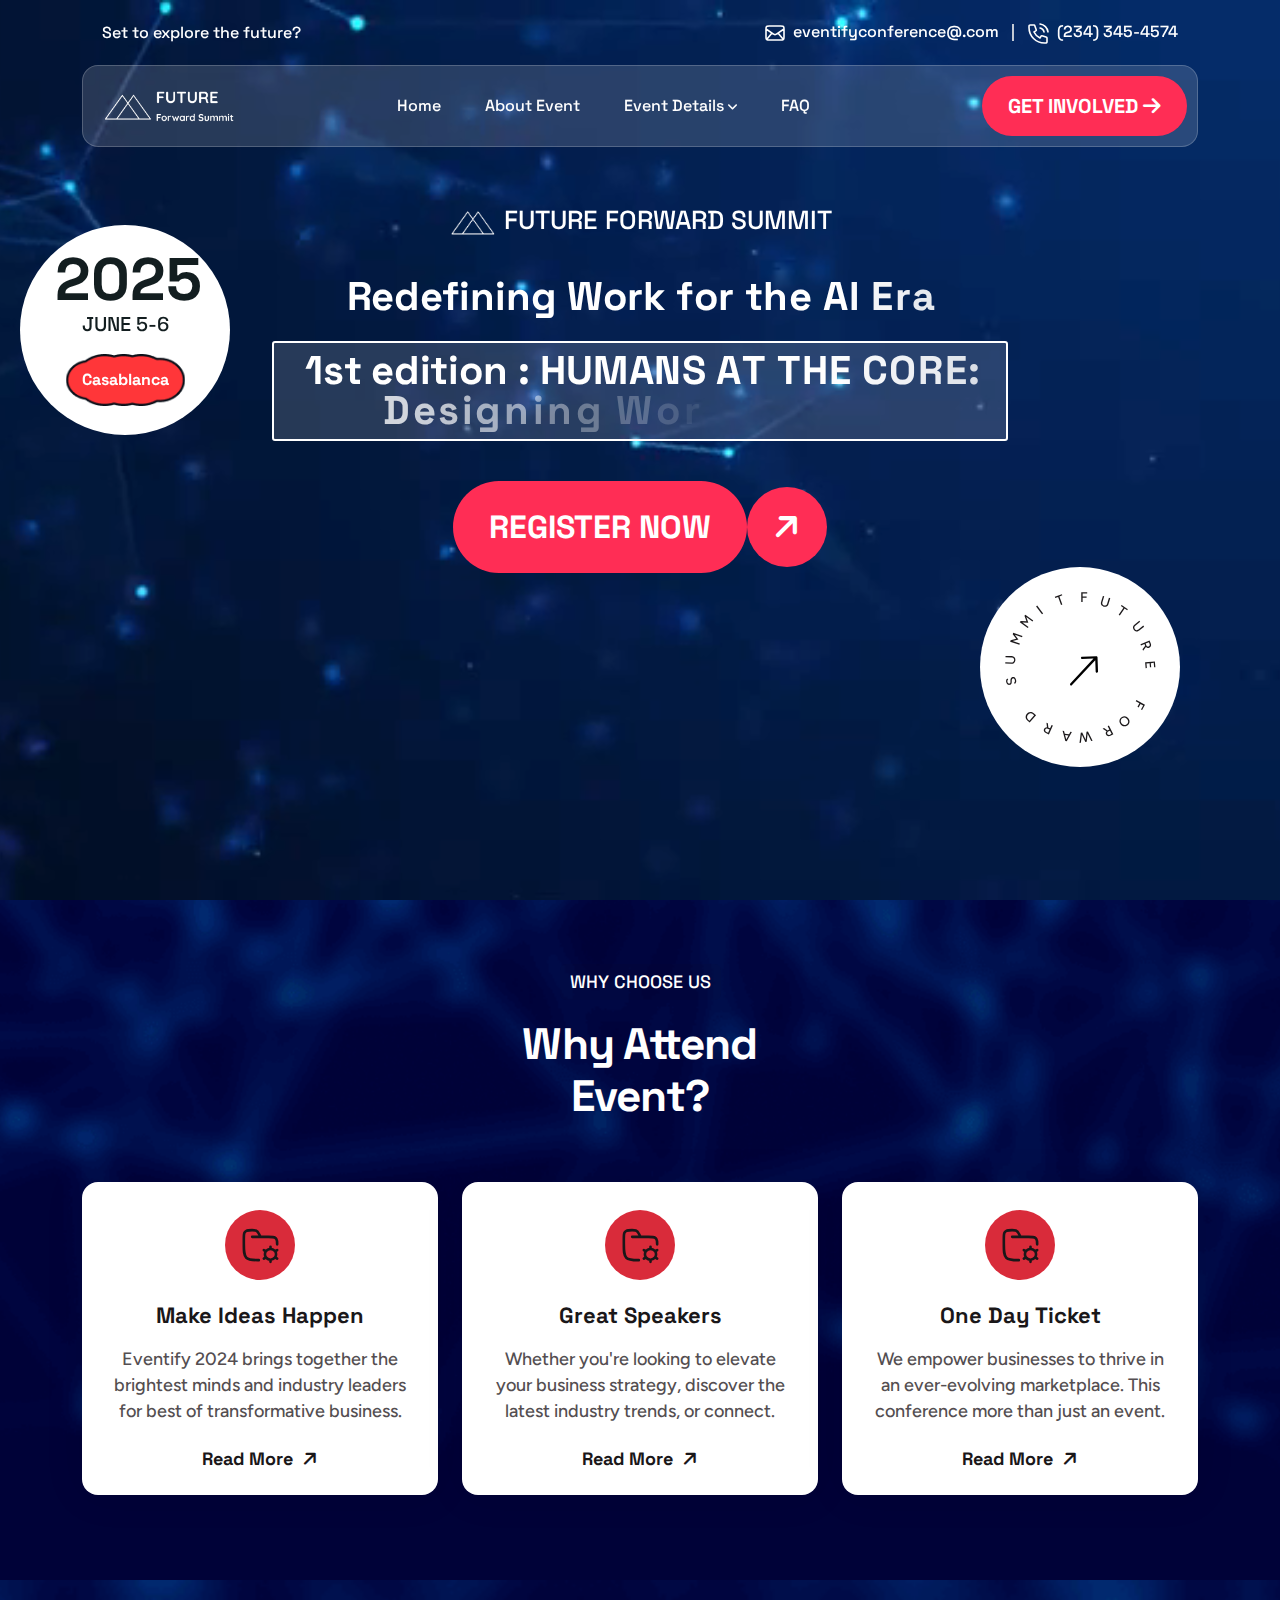
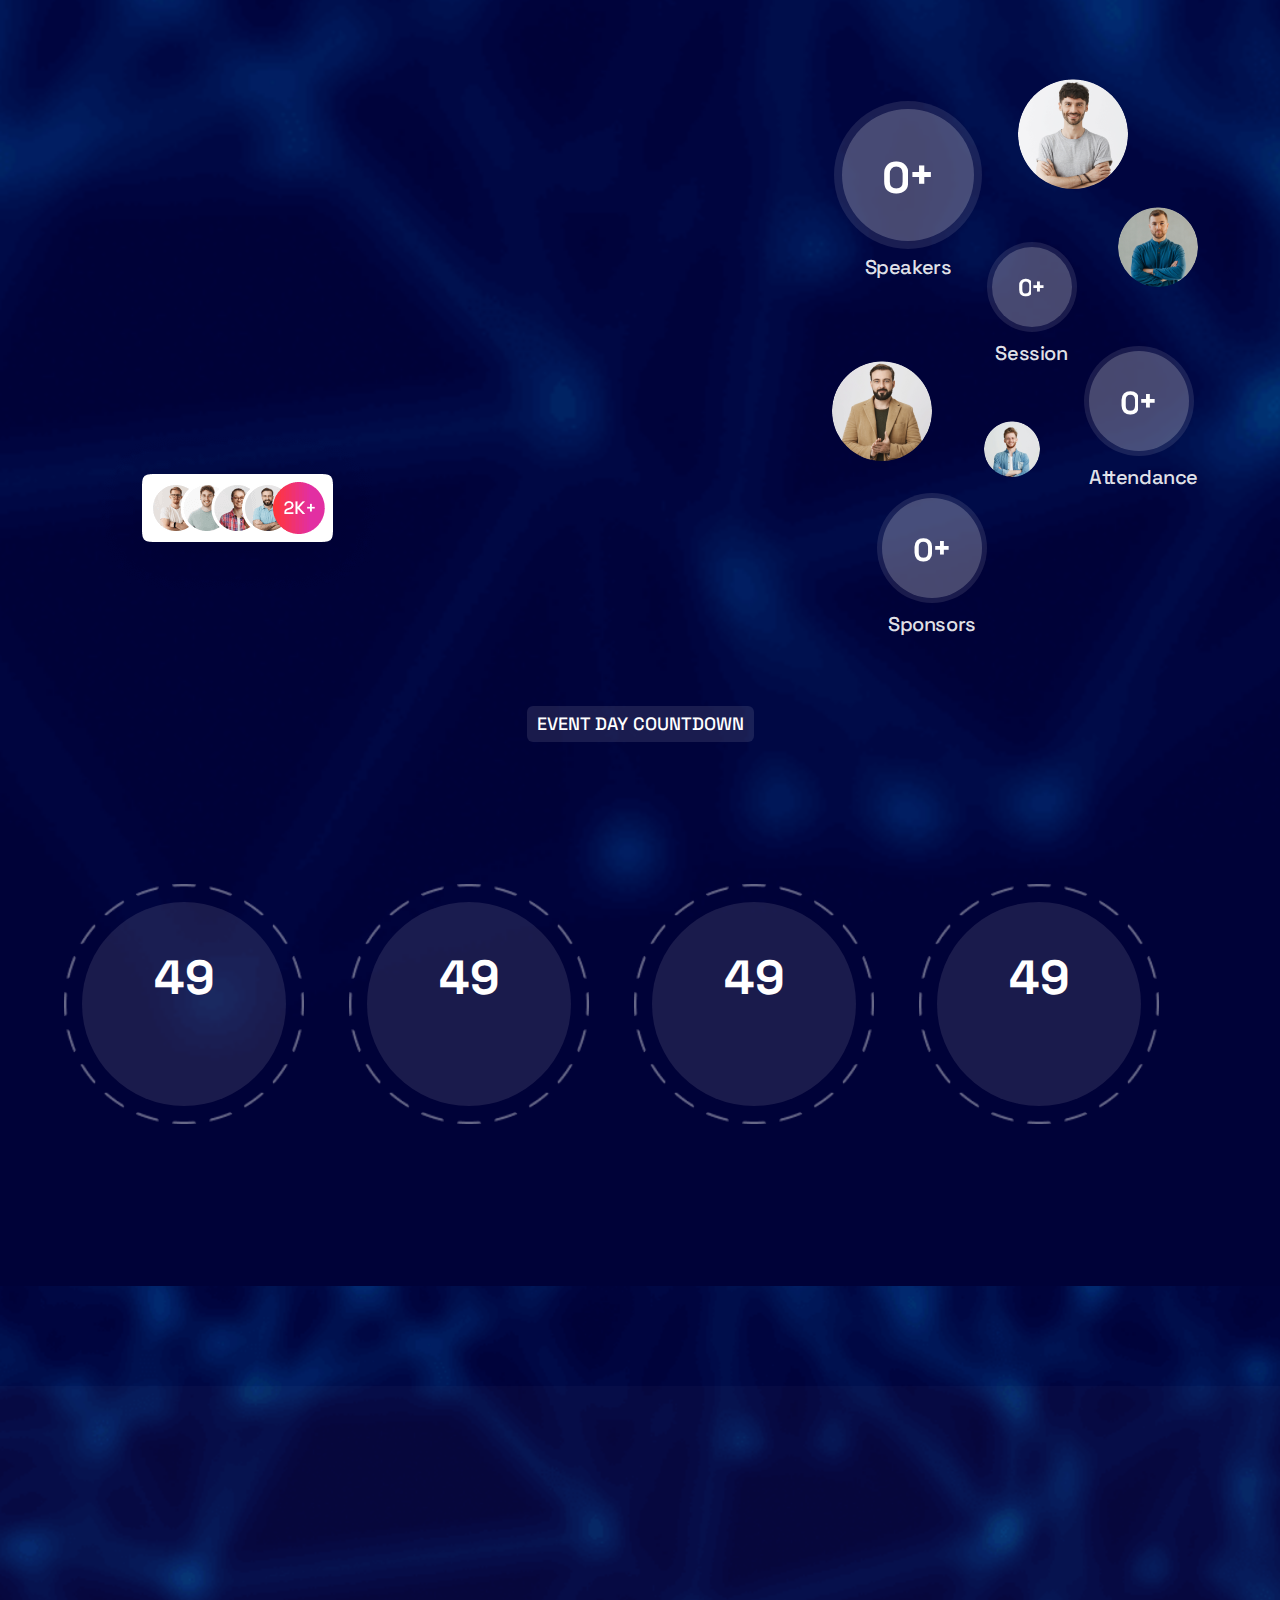
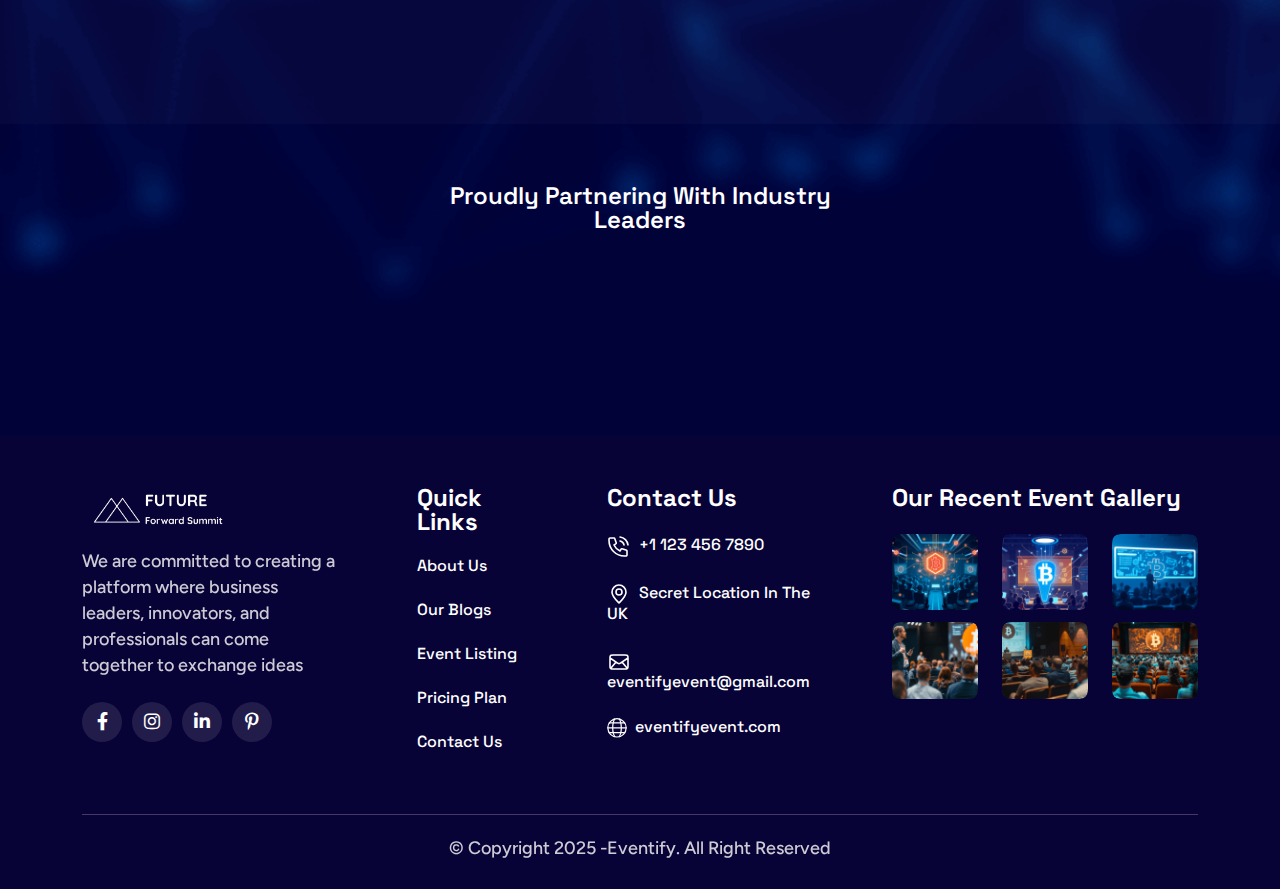
<file: index.html>
<!DOCTYPE html>
<html lang="en">

<head>
	<meta charset="UTF-8" />
	<meta name="viewport" content="width=device-width, initial-scale=1.0" />
	<title>FUTURE FORWARD SUMMIT</title>

	<!--=====FAB ICON=======-->
	<link rel="shortcut icon" href="assets/img/logo/logo-1.png" />

	<!--===== CSS LINK =======-->
	<link rel="stylesheet" href="assets/css/vendor/bootstrap.min.css" />
	<link rel="stylesheet" href="assets/css/vendor/aos.css" />
	<link rel="stylesheet" href="assets/css/vendor/fontawesome.css" />
	<link rel="stylesheet" href="assets/css/vendor/magnific-popup.css" />
	<link rel="stylesheet" href="assets/css/vendor/mobile.css" />
	<link rel="stylesheet" href="assets/css/vendor/owlcarousel.min.css" />
	<link rel="stylesheet" href="assets/css/vendor/sidebar.css" />
	<link rel="stylesheet" href="assets/css/vendor/slick-slider.css" />
	<link rel="stylesheet" href="assets/css/vendor/nice-select.css" />
	<link rel="stylesheet" href="assets/css/vendor/odometer.css" />
	<link rel="stylesheet" href="assets/css/main.css" />

	<!--=====  JS SCRIPT LINK =======-->
	<script src="assets/js/vendor/jquery-3.7.1.min.js"></script>
</head>

<body class="homepage8-body">
	<!--===== PRELOADER STARTS =======-->
	<div class="preloader">
		<div class="loading-container">
			<div class="loading"></div>
			<div id="loading-icon"><img src="assets/img/logo/logo-1.png" alt="" /></div>
		</div>
	</div>
	<!--===== PRELOADER ENDS =======-->

	<!--===== PAGE PROGRESS START=======-->
	<div class="paginacontainer">
		<div class="progress-wrap">
			<svg class="progress-circle svg-content" width="100%" height="100%" viewBox="-1 -1 102 102">
				<path d="M50,1 a49,49 0 0,1 0,98 a49,49 0 0,1 0,-98" />
			</svg>
		</div>
	</div>
	<!--===== PAGE PROGRESS END=======-->

	<!--=====HEADER START=======-->
	<header>
		<div class="header-area homepage8 header header-sticky d-none d-lg-block" id="header">
			<div class="container">
				<div class="row">
					<div class="col-lg-12">
						<div class="menu-top-area">
							<div class="top-menu-area">
								<p>Set to explore the future?</p>
								<ul>
									<li>
										<a href="mailto:eventifyconference@.com"><img src="assets/img/icons/mail1.svg" alt="" />eventifyconference@.com <span> | </span></a>
									</li>
									<li>
										<a href="tel:(234)345-4574"><img src="assets/img/icons/phn1.svg" alt="" />(234) 345-4574</a>
									</li>
								</ul>
							</div>
						</div>
						<div class="header-elements">
							<div class="site-logo">
								<a href="index.html"><img src="assets/img/logo/logo-2.png" alt="" /></a>
							</div>
							<div class="main-menu">
								<ul>
									<li>
										<a href="index.html">Home </a>
									</li>
									<li><a href="about.html">About Event</a></li>
									<li>
										<a href="event-schedule.html">Event Details <i class="fa-solid fa-angle-down"></i></a>
										<ul class="dropdown-padding">
											<li><a href="event-schedule.html">Agenda Overview</a></li>
										</ul>
									</li>
									<li>
										<a href="#">FAQ </a>
									</li>
								</ul>
							</div>
							<div class="btn-area">
								<div class="btn-area1">
									<a class="vl-btn8" href="#">
										<span class="demo">Get Involved <i class="fa-solid fa-arrow-right"></i></span>
									</a>
								</div>
							</div>
							<div class="body-overlay"></div>
						</div>
					</div>
				</div>
			</div>
		</div>
	</header>
	<!--=====HEADER END =======-->

	<!--===== MOBILE HEADER STARTS =======-->
	<div class="mobile-header mobile-haeder8 d-block d-lg-none">
		<div class="container-fluid">
			<div class="col-12">
				<div class="mobile-header-elements">
					<div class="mobile-logo">
						<a href="index.html"><img src="assets/img/logo/logo-2.png" alt="" /></a>
					</div>
					<div class="mobile-nav-icon dots-menu">
						<i class="fa-solid fa-bars-staggered"></i>
					</div>
				</div>
			</div>
		</div>
	</div>

	<div class="mobile-sidebar mobile-sidebar8">
		<div class="logosicon-area">
			<div class="logos">
				<img src="assets/img/logo/logo-8.png" alt="" />
			</div>
			<div class="menu-close">
				<i class="fa-solid fa-xmark"></i>
			</div>
		</div>
		<div class="mobile-nav mobile-nav1">
			<ul class="mobile-nav-list nav-list1">
				<li>
					<a href="index.html">Home </a>
				</li>
				<li><a href="about.html">About Event</a></li>
				<li>
					<a href="#">Event Details </a>
					<ul class="sub-menu">
						<li><a href="event-schedule.html">Agenda Overview</a></li>
					</ul>
				</li>
				<li>
					<a href="#">FAQ </a>
				</li>
			</ul>
		</div>
	</div>
	<!--===== MOBILE HEADER STARTS =======-->

	<!--===== HERO AREA STARTS =======-->
	<div class="hero8-slider-area">
		<video autoplay loop muted playsinline class="hero-video" poster="assets/img/bg/header-bg-1.jpg">
			<source src="assets/videos/bg-1.mp4" type="video/mp4">
		</video>
		<div class="container">
			<div class="row">
				<div class="col-lg-8 m-auto">
					<div class="hero8-header text-center">
						<h5><img src="assets/img/logo/logo-1.png" alt="" />FUTURE FORWARD SUMMIT</h5>
						<div class="space32"></div>
						<h1 class="text-anime-style-3">Redefining Work for the AI Era</h1>
						<div class="space24"></div>
						<h1 class="text-anime-style-3"><span class="conferences">1st edition : HUMANS AT THE CORE:
								Designing Work That Works</span></h1>
						<div class="space40"></div>
						<div class="btn-area1">
							<a href="#" class="vl-btn8"><span class="demo">Register Now</span><span class="arrow"><i
										class="fa-solid fa-arrow-right"></i></span></a>
						</div>
					</div>
				</div>
			</div>
		</div>
		<div class="arrow-btnarea">
			<a href="#">
				<!-- <img src="assets/img/elements/elements19.png" alt="" class="elements19 keyframe5"> -->
				<!-- <img src="assets/img/elements/elements34.png" alt="" class="elements34 keyframe5"> -->
				<div class="content" bis_skin_checked="1">
					<h6 class="circle rotateme">FUTURE FORWARD SUMMIT</h6>
				</div>
				<img src="assets/img/icons/arrow1.svg" alt="" class="arrow1" />
			</a>
		</div>
		<div class="date-btn aniamtion-key-1">
			<h4>2025</h4>
			<div class="space14"></div>
			<p>June 5-6</p>
			<div class="space20"></div>
			<span> Casablanca</span>
		</div>
	</div>
	<!--===== HERO AREA ENDS =======-->

	<!--===== WHY ATTEND AREA STARTS =======-->
	<div class="choose-section-area"
	style="background-image: url(assets/img/bg/header-bg8.png); background-position: center; background-repeat: no-repeat; background-size: cover">
	<div class="space14"></div>
	<div class="container">
			<div class="row">
				<div class="col-lg-4 m-auto">
					<div class="heading2 text-center space-margin60">
						<h5 style="color: white;">why choose us</h5>
						<div class="space18"></div>
						<h2 style="color: white;">Why Attend Event?</h2>
					</div>
				</div>
			</div>
			<div class="row">
				<div class="col-lg-4 col-md-6">
					<div class="choose-widget-boxarea">
						<div class="icons" style="background-color: #D92B3A;">
							<img src="assets/img/icons/choose-icons1.svg" alt=""/>
						</div>
						<div class="space24"></div>
						<div class="content-area">
							<a href="event-single.html">Make Ideas Happen</a>
							<div class="space16"></div>
							<p>Eventify 2024 brings together the brightest minds and industry leaders for best of
								transformative business.</p>
							<div class="space24"></div>
							<a href="event-single.html" class="readmore">Read More <i
									class="fa-solid fa-arrow-right"></i></a>
						</div>
					</div>
				</div>

				<div class="col-lg-4 col-md-6">
					<div class="choose-widget-boxarea">
						<div class="icons" style="background-color: #D92B3A;">
							<img src="assets/img/icons/choose-icons1.svg" alt="" />
						</div>
						<div class="space24"></div>
						<div class="content-area">
							<a href="event-single.html">Great Speakers</a>
							<div class="space16"></div>
							<p>Whether you're looking to elevate your business strategy, discover the latest industry
								trends, or connect.</p>
							<div class="space24"></div>
							<a href="event-single.html" class="readmore">Read More <i
									class="fa-solid fa-arrow-right"></i></a>
						</div>
					</div>
				</div>

				<div class="col-lg-4 col-md-6">
					<div class="choose-widget-boxarea">
						<div class="icons" style="background-color: #D92B3A;">
							<img src="assets/img/icons/choose-icons1.svg" alt="" />
						</div>
						<div class="space24"></div>
						<div class="content-area">
							<a href="event-single.html">One Day Ticket</a>
							<div class="space16"></div>
							<p>We empower businesses to thrive in an ever-evolving marketplace. This conference more
								than just an event.</p>
							<div class="space24"></div>
							<a href="event-single.html" class="readmore">Read More <i
									class="fa-solid fa-arrow-right"></i></a>
						</div>
					</div>
				</div>
			</div>
		</div>
	</div>
	<!--===== WHY ATTEND AREA ENDS =======-->

	<!--===== ABOUT AREA STARTS =======-->
	<div class="about8-section-area sp4"
		style="background-image: url(assets/img/bg/header-bg8.png); background-position: center; background-repeat: no-repeat; background-size: cover">
		<div class="container">
			<div class="row align-items-center">
				<div class="col-lg-6">
					<div class="space50 d-lg-none d-block"></div>
					<div class="about8-images">
						<img src="assets/img/all-images/about/about-img10.png" alt=""
							class="about-img10 aniamtion-key-1" />
						<div class="img1" data-aos="zoom-in" data-aos-duration="1000">
							<img src="assets/img/all-images/about/about-img19.png" alt="" />
						</div>
						<div class="img2" data-aos="zoom-in" data-aos-duration="1100">
							<img src="assets/img/all-images/about/about-img20.png" alt="" />
						</div>
						<div class="img3" data-aos="zoom-in" data-aos-duration="1200">
							<img src="assets/img/all-images/about/about-img8.png" alt="" />
						</div>
					</div>
				</div>
				<div class="col-lg-2"></div>
				<div class="col-lg-4">
					<div class="space60 d-lg-none d-block"></div>
					<div class="side-img1-area">
						<!-- <img src="assets/img/all-images/about/about-img21.png" alt=""> -->
						<div class="counter-box">
							<h3><span class="odometer" data-count="20"></span>+</h3>
							<p>Speakers</p>
						</div>
						<div class="img1">
							<img src="assets/img/all-images/about/about-img22.png" alt="" />
						</div>
						<div class="img2">
							<img src="assets/img/all-images/about/about-img23.png" alt="" />
						</div>
						<div class="img3">
							<img src="assets/img/all-images/about/about-img24.png" alt="" />
						</div>
						<div class="img4">
							<img src="assets/img/all-images/about/about-img25.png" alt="" />
						</div>

						<div class="counter-box2">
							<h3><span class="odometer" data-count="12"></span>+</h3>
							<p>Session</p>
						</div>
						<div class="counter-box3">
							<h3><span class="odometer" data-count="12"></span>+</h3>
							<p>Attendance</p>
						</div>

						<div class="counter-box4">
							<h3><span class="odometer" data-count="18"></span>+</h3>
							<p>Sponsors</p>
						</div>
					</div>
					<div class="div d-lg-none d-block" style="margin-bottom: 200px"></div>
				</div>
			</div>
		</div>
		<div class="others8-section-area sp1">
			<div class="container">
				<div class="row">
					<div class="col-lg-6 m-auto">
						<div class="heading11 text-center space-margin80">
							<h5>event day countdown</h5>
							<div class="space28"></div>
							<h2 class="text-anime-style-3">Countdown: Hurry Up!</h2>
						</div>
					</div>
				</div>
				<div class="row">
					<div class="col-lg-3 col-md-6">
						<div class="cta-counter-box">
							<img src="assets/img/elements/elements23.png" alt="" class="elements23 keyframe5" />
							<h2><span id="days" class="time-value">49</span></h2>
						</div>
						<div class="space50 d-lg-none d-block"></div>
					</div>
					<div class="col-lg-3 col-md-6">
						<div class="cta-counter-box">
							<img src="assets/img/elements/elements23.png" alt="" class="elements23 keyframe5" />
							<h2><span id="hours" class="time-value">49</span></h2>
						</div>
						<div class="space50 d-lg-none d-block"></div>
					</div>
					<div class="col-lg-3 col-md-6">
						<div class="cta-counter-box">
							<img src="assets/img/elements/elements23.png" alt="" class="elements23 keyframe5" />
							<h2><span id="minutes" class="time-value">49</span></h2>
						</div>
					</div>
					<div class="col-lg-3 col-md-6">
						<div class="cta-counter-box">
							<img src="assets/img/elements/elements23.png" alt="" class="elements23 keyframe5" />
							<h2><span id="seconds" class="time-value">49</span></h2>
						</div>
					</div>
				</div>
			</div>
		</div>
	</div>
	<!--===== ABOUT AREA ENDS =======-->

	<!--===== OTHERS AREA STARTS =======-->
	<div class="brands8-section-area sp8"
		style="background-image: url(assets/img/bg/header-bg8.png); background-repeat: no-repeat; background-size: cover; background-position: center">
		<div class="contact8-bg-section">
			<div class="container">
				<div class="row">
					<div class="col-lg-6">
						<div class="space48"></div>
						<div class="row">
							<div class="col-lg-6 col-md-6">
								<div class="contact-boxarea" data-aos="zoom-in" data-aos-duration="900">
									<div class="icons">
										<img src="assets/img/icons/mail1.svg" alt="" />
									</div>
									<div class="text">
										<h5>Our Email</h5>
										<div class="space14"></div>
										<a href="maito:eventify@gmail.com">eventify@gmail.com</a>
									</div>
								</div>
								<div class="space18"></div>
								<div class="contact-boxarea" data-aos="zoom-in" data-aos-duration="1000">
									<div class="icons">
										<img src="assets/img/icons/location1.svg" alt="" />
									</div>
									<div class="text">
										<h5>our location</h5>
										<div class="space14"></div>
										<a href="#">1800 Abbot Kinney</a>
									</div>
								</div>
							</div>

							<div class="col-lg-6 col-md-6">
								<div class="space20 d-md-none d-block"></div>
								<div class="contact-boxarea" data-aos="zoom-in" data-aos-duration="1000">
									<div class="icons">
										<img src="assets/img/icons/phn1.svg" alt="" />
									</div>
									<div class="text">
										<h5>Call/Message</h5>
										<div class="space14"></div>
										<a href="tel:+11234567890">+1 123 456 7890</a>
									</div>
								</div>
								<div class="space18"></div>
								<div class="contact-boxarea" data-aos="zoom-in" data-aos-duration="1200">
									<div class="icons">
										<img src="assets/img/icons/instagram.svg" alt="" />
									</div>
									<div class="text">
										<h5>Instagram</h5>
										<div class="space14"></div>
										<a href="#">eneventify.eve</a>
									</div>
								</div>
							</div>
						</div>
						<div class="space48"></div>
					</div>
				</div>
			</div>
			<div class="mapouter">
				<div class="gmap_canvas">
					<iframe
						src="https://www.google.com/maps/embed?pb=!1m18!1m12!1m3!1d6751.161886455705!2d-7.941395956133379!3d32.21552074561314!2m3!1f0!2f0!3f0!3m2!1i1024!2i768!4f13.1!3m3!1m2!1s0xdaf7a3feab1f407%3A0xbd50c8e7902ffbf9!2sUM6P%20-%20Universit%C3%A9%20Mohammed%20VI%20Polytechnique!5e0!3m2!1sfr!2sma!4v1743671819689!5m2!1sfr!2sma"
						width="600" height="450" style="border:0;" allowfullscreen="" loading="lazy"
						referrerpolicy="no-referrer-when-downgrade"></iframe>
				</div>
			</div>
		</div>
		<div class="space60"></div>
		<div class="container">
			<div class="row">
				<div class="col-lg-5 m-auto">
					<div class="brand-header heading4 space-margin60 text-center">
						<h3>Proudly Partnering with Industry Leaders</h3>
					</div>
				</div>
			</div>
			<div class="row">
				<div class="col-lg-12" data-aos="zoom-in" data-aos-duration="800">
					<div class="brand-slider-area owl-carousel">
						<div class="brand-box">
							<img src="assets/img/elements/brand-img1.png" alt="" />
						</div>
						<div class="brand-box">
							<img src="assets/img/elements/brand-img2.png" alt="" />
						</div>
						<div class="brand-box">
							<img src="assets/img/elements/brand-img3.png" alt="" />
						</div>
						<div class="brand-box">
							<img src="assets/img/elements/brand-img4.png" alt="" />
						</div>
						<div class="brand-box">
							<img src="assets/img/elements/brand-img5.png" alt="" />
						</div>
						<div class="brand-box">
							<img src="assets/img/elements/brand-img6.png" alt="" />
						</div>
						<div class="brand-box">
							<img src="assets/img/elements/brand-img7.png" alt="" />
						</div>
						<div class="brand-box">
							<img src="assets/img/elements/brand-img8.png" alt="" />
						</div>
					</div>
				</div>
			</div>
		</div>

		
	</div>
	<!--===== OTHERS AREA ENDS =======-->

	<!--===== FOOTER AREA STARTS =======-->
	<div class="footer8-sertion-area"
		style="background-color: rgb(8, 3, 54);">
		<div class="container">
			<div class="row">
				<div class="col-lg-3 col-md-6">
					<div class="footer-logo-area">
						<img src="assets/img/logo/logo-2.png" alt="" />
						<div class="space16"></div>
						<p>We are committed to creating a platform where business leaders, innovators, and professionals
							can come together to exchange ideas</p>
						<div class="space24"></div>
						<ul>
							<li>
								<a href="#"><i class="fa-brands fa-facebook-f"></i></a>
							</li>
							<li>
								<a href="#"><i class="fa-brands fa-instagram"></i></a>
							</li>
							<li>
								<a href="#"><i class="fa-brands fa-linkedin-in"></i></a>
							</li>
							<li>
								<a href="#" class="m-0"><i class="fa-brands fa-pinterest-p"></i></a>
							</li>
						</ul>
					</div>
				</div>
				<div class="col-lg-2 col-md-6">
					<div class="link-content">
						<h3>Quick Links</h3>
						<ul>
							<li><a href="about.html">About Us</a></li>
							<li><a href="blog.html">Our Blogs</a></li>
							<li><a href="event.html">Event Listing</a></li>
							<li><a href="pricing-plan.html">Pricing Plan</a></li>
							<li><a href="contact.html">Contact Us</a></li>
						</ul>
					</div>
				</div>

				<div class="col-lg-3 col-md-6">
					<div class="link-content2">
						<h3>Contact Us</h3>
						<ul>
							<li>
								<a href="tel:+11234567890"><img src="assets/img/icons/phn1.svg" alt="" />+1 123 456
									7890</a>
							</li>
							<li>
								<a href="#"><img src="assets/img/icons/location1.svg" alt="" />Secret Location In The
									UK</a>
							</li>
							<li>
								<a href="mailto:eventifyevent@gmail.com"><img src="assets/img/icons/mail1.svg"
										alt="" />eventifyevent@gmail.com</a>
							</li>
							<li>
								<a href="#"> <img src="assets/img/icons/world1.svg" alt="" />eventifyevent.com</a>
							</li>
						</ul>
					</div>
				</div>
				<div class="col-lg-4 col-md-6">
					<div class="footer-social-box">
						<h3>Our Recent Event Gallery</h3>
						<div class="space12"></div>
						<div class="row">
							<div class="col-lg-4 col-md-4 col-4">
								<div class="img1">
									<img src="assets/img/all-images/footer/footer-img7.png" alt="" />
									<div class="icons">
										<a href="#"><i class="fa-brands fa-instagram"></i></a>
									</div>
								</div>
							</div>
							<div class="col-lg-4 col-md-4 col-4">
								<div class="img1">
									<img src="assets/img/all-images/footer/footer-img8.png" alt="" />
									<div class="icons">
										<a href="#"><i class="fa-brands fa-instagram"></i></a>
									</div>
								</div>
							</div>
							<div class="col-lg-4 col-md-4 col-4">
								<div class="img1">
									<img src="assets/img/all-images/footer/footer-img9.png" alt="" />
									<div class="icons">
										<a href="#"><i class="fa-brands fa-instagram"></i></a>
									</div>
								</div>
							</div>
							<div class="col-lg-4 col-md-4 col-4">
								<div class="img1">
									<img src="assets/img/all-images/footer/footer-img10.png" alt="" />
									<div class="icons">
										<a href="#"><i class="fa-brands fa-instagram"></i></a>
									</div>
								</div>
							</div>
							<div class="col-lg-4 col-md-4 col-4">
								<div class="img1">
									<img src="assets/img/all-images/footer/footer-img11.png" alt="" />
									<div class="icons">
										<a href="#"><i class="fa-brands fa-instagram"></i></a>
									</div>
								</div>
							</div>
							<div class="col-lg-4 col-md-4 col-4">
								<div class="img1">
									<img src="assets/img/all-images/footer/footer-img12.png" alt="" />
									<div class="icons">
										<a href="#"><i class="fa-brands fa-instagram"></i></a>
									</div>
								</div>
							</div>
						</div>
					</div>
				</div>
			</div>
			<div class="space60"></div>
			<div class="row">
				<div class="col-lg-12">
					<div class="copyright">
						<p>&copy; Copyright 2025 -Eventify. All Right Reserved</p>
					</div>
				</div>
			</div>
		</div>
	</div>
	<!--===== FOOTER AREA ENDS =======-->

	<!--===== JS SCRIPT LINK =======-->
	<script src="assets/js/vendor/bootstrap.min.js"></script>
	<script src="assets/js/vendor/fontawesome.js"></script>
	<script src="assets/js/vendor/aos.js"></script>
	<script src="assets/js/vendor/jquery.appear.js"></script>
	<script src="assets/js/vendor/jquery.odometer.min.js"></script>
	<script src="assets/js/vendor/sidebar.js"></script>
	<script src="assets/js/vendor/magnific-popup.js"></script>
	<script src="assets/js/vendor/gsap.min.js"></script>
	<script src="assets/js/vendor/ScrollTrigger.min.js"></script>
	<script src="assets/js/vendor/Splitetext.js"></script>
	<script src="assets/js/vendor/mobilemenu.js"></script>
	<script src="assets/js/vendor/owlcarousel.min.js"></script>
	<script src="assets/js/vendor/nice-select.js"></script>
	<script src="assets/js/vendor/waypoints.js"></script>
	<script src="assets/js/vendor/slick-slider.js"></script>
	<script src="assets/js/vendor/circle-progress.js"></script>
	<script src="assets/js/main.js"></script>
</body>

</html>
</file>
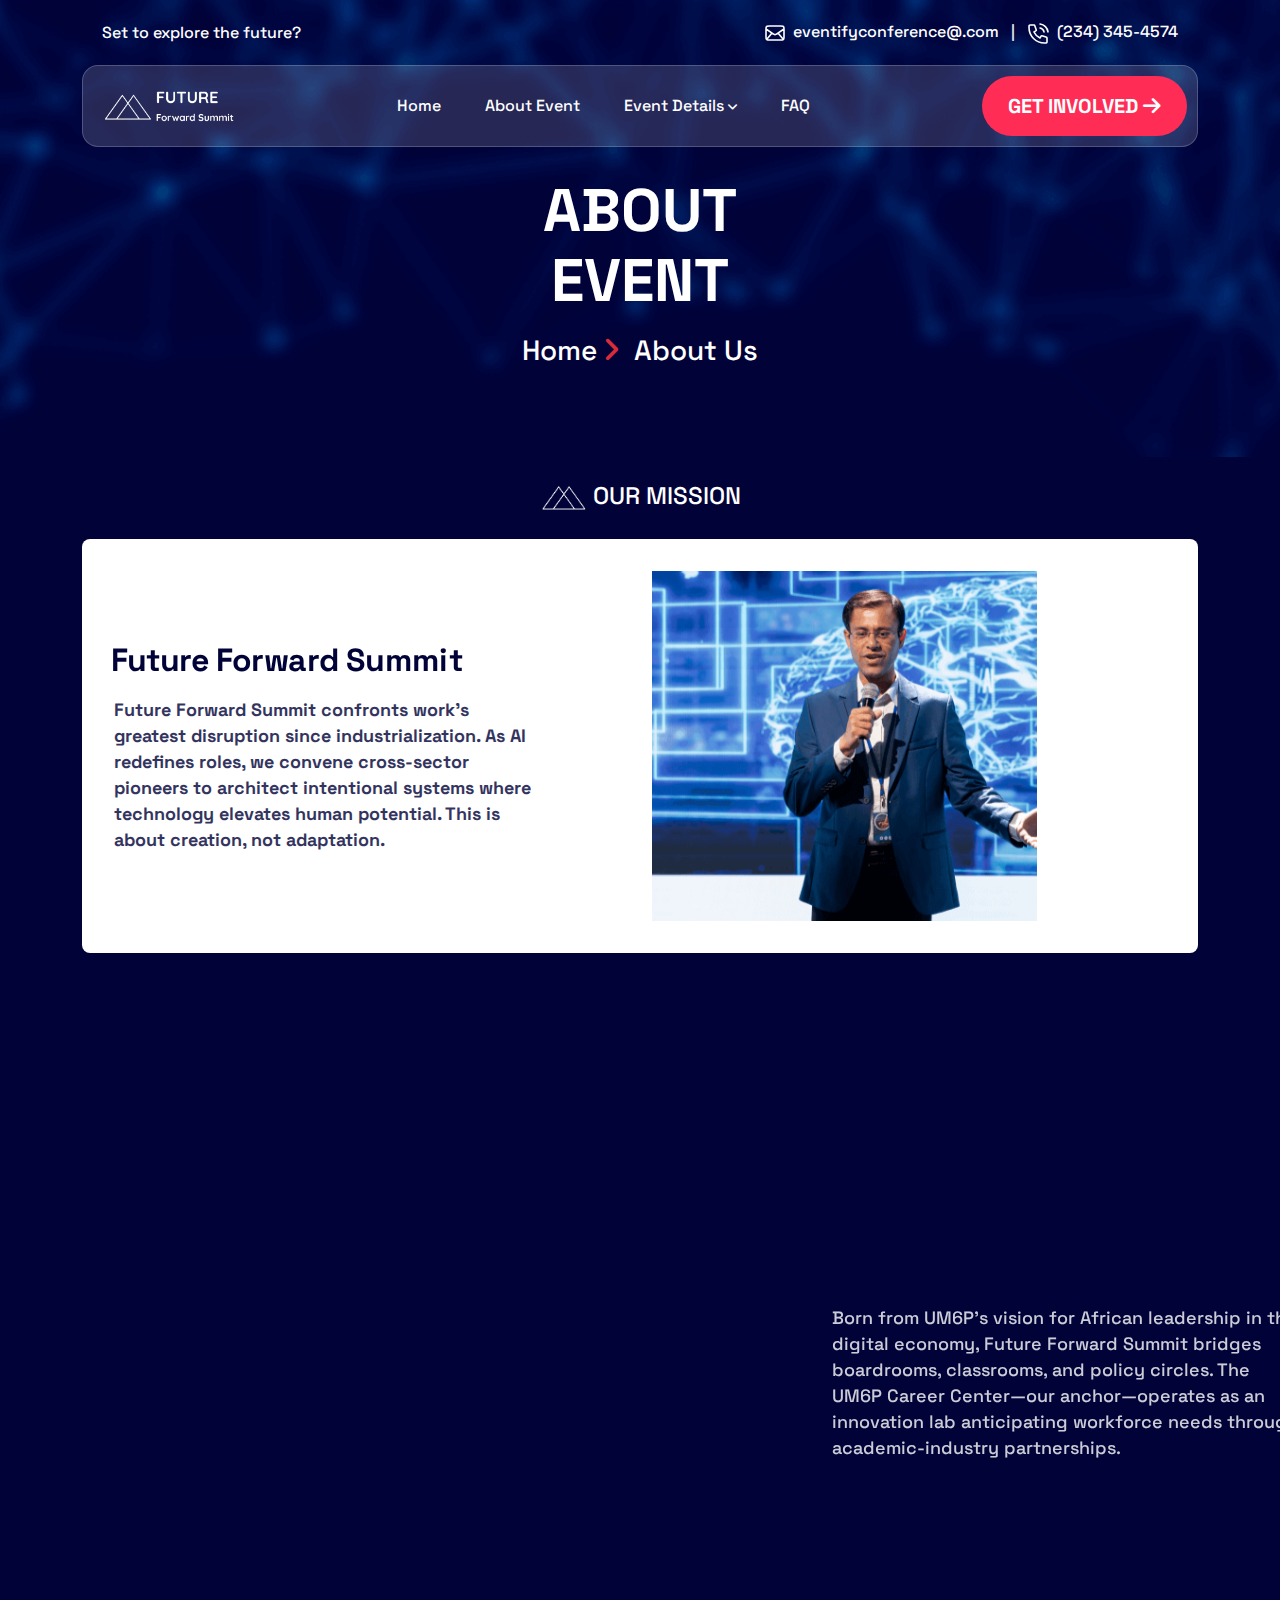
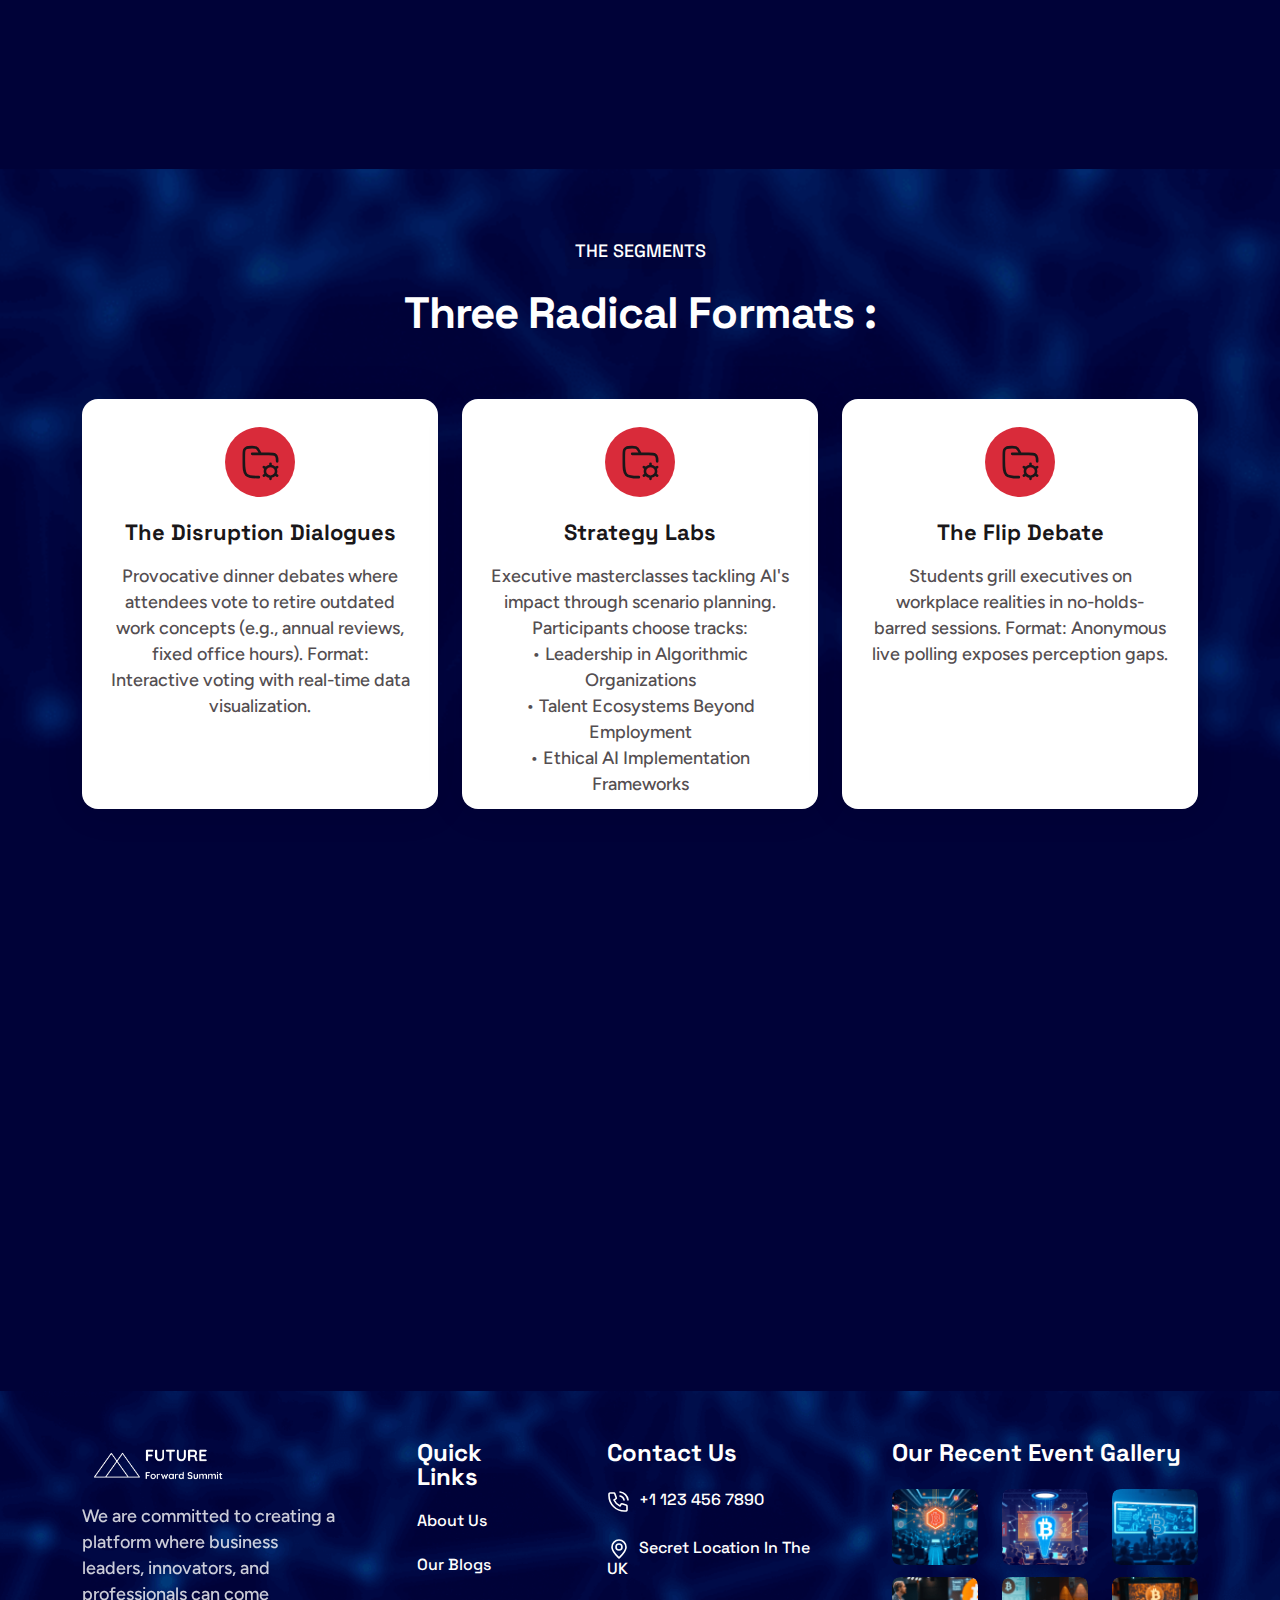
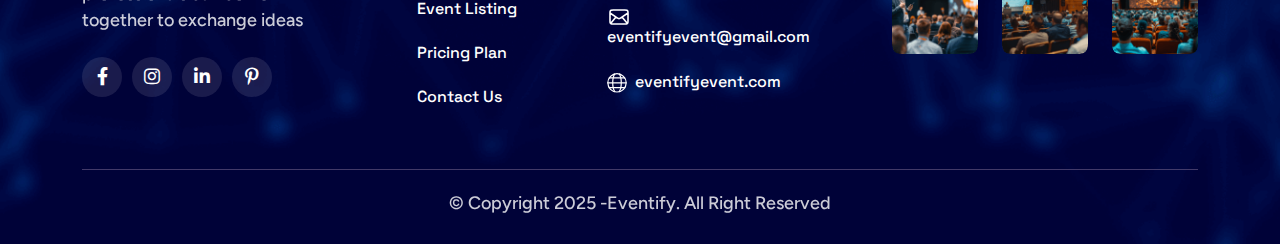
<file: about.html>
<!DOCTYPE html>
<html lang="en">

<head>
	<meta charset="UTF-8" />
	<meta name="viewport" content="width=device-width, initial-scale=1.0" />
	<title>FUTURE FORWARD SUMMIT</title>

	<!--=====FAB ICON=======-->
	<link rel="shortcut icon" href="assets/img/logo/logo-1.png" />

	<!--===== CSS LINK =======-->
	<link rel="stylesheet" href="assets/css/vendor/bootstrap.min.css" />
	<link rel="stylesheet" href="assets/css/vendor/aos.css" />
	<link rel="stylesheet" href="assets/css/vendor/fontawesome.css" />
	<link rel="stylesheet" href="assets/css/vendor/magnific-popup.css" />
	<link rel="stylesheet" href="assets/css/vendor/mobile.css" />
	<link rel="stylesheet" href="assets/css/vendor/owlcarousel.min.css" />
	<link rel="stylesheet" href="assets/css/vendor/sidebar.css" />
	<link rel="stylesheet" href="assets/css/vendor/slick-slider.css" />
	<link rel="stylesheet" href="assets/css/vendor/nice-select.css" />
	<link rel="stylesheet" href="assets/css/vendor/odometer.css" />
	<link rel="stylesheet" href="assets/css/main.css" />

	<!--=====  JS SCRIPT LINK =======-->
	<script src="assets/js/vendor/jquery-3.7.1.min.js"></script>
</head>

<body class="homepage8-body">
	<!--===== PRELOADER STARTS =======-->
	<div class="preloader">
		<div class="loading-container">
			<div class="loading"></div>
			<div id="loading-icon"><img src="assets/img/logo/logo-1.png" alt="" /></div>
		</div>
	</div>
	<!--===== PRELOADER ENDS =======-->

	<!--===== PAGE PROGRESS START=======-->
	<div class="paginacontainer">
		<div class="progress-wrap">
			<svg class="progress-circle svg-content" width="100%" height="100%" viewBox="-1 -1 102 102">
				<path d="M50,1 a49,49 0 0,1 0,98 a49,49 0 0,1 0,-98" />
			</svg>
		</div>
	</div>
	<!--===== PAGE PROGRESS END=======-->

	<!--=====HEADER START=======-->
	<header>
		<div class="header-area homepage8 header header-sticky d-none d-lg-block" id="header">
			<div class="container">
				<div class="row">
					<div class="col-lg-12">
						<div class="menu-top-area">
							<div class="top-menu-area">
								<p>Set to explore the future?</p>
								<ul>
									<li>
										<a href="mailto:eventifyconference@.com"><img src="assets/img/icons/mail1.svg"
												alt="" />eventifyconference@.com <span> | </span></a>
									</li>
									<li>
										<a href="tel:(234)345-4574"><img src="assets/img/icons/phn1.svg" alt="" />(234)
											345-4574</a>
									</li>
								</ul>
							</div>
						</div>
						<div class="header-elements">
							<div class="site-logo">
								<a href="index.html"><img src="assets/img/logo/logo-2.png" alt="" /></a>
							</div>
							<div class="main-menu">
								<ul>
									<li>
										<a href="index.html">Home </a>
									</li>
									<li><a href="about.html">About Event</a></li>
									<li>
										<a href="event-schedule.html">Event Details <i class="fa-solid fa-angle-down"></i></a>
										<ul class="dropdown-padding">
											<li><a href="event-schedule.html">Agenda Overview</a></li>
										</ul>
									</li>
									<li>
										<a href="#">FAQ </a>
									</li>
								</ul>
							</div>
							<div class="btn-area">
								<div class="btn-area1">
									<a class="vl-btn8" href="#">
										<span class="demo">Get Involved <i class="fa-solid fa-arrow-right"></i></span>
									</a>
								</div>
							</div>
							<div class="body-overlay"></div>
						</div>
					</div>
				</div>
			</div>
		</div>
	</header>
	<!--=====HEADER END =======-->

	<!--===== MOBILE HEADER STARTS =======-->
	<div class="mobile-header mobile-haeder8 d-block d-lg-none">
		<div class="container-fluid">
			<div class="col-12">
				<div class="mobile-header-elements">
					<div class="mobile-logo">
						<a href="index.html"><img src="assets/img/logo/logo-2.png" alt="" /></a>
					</div>
					<div class="mobile-nav-icon dots-menu">
						<i class="fa-solid fa-bars-staggered"></i>
					</div>
				</div>
			</div>
		</div>
	</div>

	<div class="mobile-sidebar mobile-sidebar8">
		<div class="logosicon-area">
			<div class="logos">
				<img src="assets/img/logo/logo-8.png" alt="" />
			</div>
			<div class="menu-close">
				<i class="fa-solid fa-xmark"></i>
			</div>
		</div>
		<div class="mobile-nav mobile-nav1">
			<ul class="mobile-nav-list nav-list1">
				<li>
					<a href="index.html">Home </a>
				</li>
				<li><a href="about.html">About Event</a></li>
				<li>
					<a href="#">Event Details </a>
					<ul class="sub-menu">
						<li><a href="event-schedule.html">Agenda Overview</a></li>
					</ul>
				</li>
				<li>
					<a href="#">FAQ </a>
				</li>
			</ul>
		</div>
	</div>
	<!--===== MOBILE HEADER STARTS =======-->

	<!--===== HERO AREA STARTS =======-->
	<div class="inner-page-header" style="background-image: url(assets/img/bg/header-bg8.png)">
		<div class="container">
			<div class="row">
				<div class="col-lg-4 m-auto">
					<div class="heading1 text-center mt-3">
						<h1>About Event</h1>
						<div class="space20"></div>
						<a href="index.html">Home <i class="fa-solid fa-angle-right" style="color: #D92B3A;;"></i>
							<span>About Us</span></a>
					</div>
				</div>
			</div>
		</div>
	</div>
	<!--===== HERO AREA ENDS =======-->

	<!--===== OUR MISSION AREA STARTS =======-->
	<div class="attent10-section-area sp3" style="background-color: #000238">
		<div class="container">
			<div class="row">
				<div class="col-lg-8 m-auto">
					<div class="heading13 text-center">
						<h3 class="m-3"><img src="assets/img/logo/logo-1.png" alt="" />OUR MISSION</h3>
					</div>
				</div>
			</div>

			<div class="row">
				<div class="col-lg-12">
					<div class="event6-widget-boxarea" data-aos="fade-left" data-aos-duration="1000">
						<div class="row align-items-center">
							<div class="col-lg-5">
								<div class="content-area">
									<h3 class="text-anime-style-3" style="color: #000238;">Future Forward Summit</h3>
									<div class="space16"></div>
									<p style="color: #000238;">Future Forward Summit confronts work's greatest disruption since industrialization. As AI redefines roles, we convene cross-sector pioneers to architect intentional systems where technology elevates human potential. This is about creation, not adaptation.</p>

								</div>
							</div>
							<div class="col-lg-1"></div>
							<div class="col-lg-6">
								<div class="img1 image-anime reveal">
									<img src="assets/img/all-images/event/event-img25.png" alt="" />
								</div>
							</div>
						</div>
					</div>
				</div>
			</div>
		</div>
	</div>
	<!--===== OUR MISSION AREA ENDS =======-->

	<!--===== WHO WE ARE AREA STARTS =======-->
	<div class="about10-section-area sp1" style="background-color: #000238;">
		<div class="container">
			<div class="row align-items-center">
				<div class="col-lg-6">
					<div class="about10-images">
						<div class="img1" data-aos="zoom-in" data-aos-duration="1000">
							<img src="assets/img/all-images/about/about-img7.png" alt="" />
						</div>
						<div class="img2" data-aos="zoom-in" data-aos-duration="1100">
							<img src="assets/img/all-images/about/about-img8.png" alt="" />
						</div>
						<div class="img3" data-aos="zoom-in" data-aos-duration="1200">
							<img src="assets/img/all-images/about/about-img9.png" alt="" />
						</div>
					</div>
				</div>
				<div class="col-lg-6">
					<div class="about-header heading13">
						<h3 data-aos="fade-left" data-aos-duration="800"><img src="assets/img/logo/logo-1.png"
								alt="" /> Who We Are</h3>
						<div class="space18"></div>
						<div class="space18"></div>
						<p data-aos="fade-left" data-aos-duration="900">Born from UM6P's vision for African leadership in the digital economy, Future Forward Summit bridges boardrooms, classrooms, and policy circles. The UM6P Career Center—our anchor—operates as an innovation lab anticipating workforce needs through academic-industry partnerships.</p>
						<div class="space12"></div>
						<div class="space32"></div>
						<div class="btn-area1" data-aos="fade-left" data-aos-duration="1200">
							<a href="#" class="vl-btn10">Explore UM6P Career Center <img
									src="assets/img/icons/arrow2.svg" alt="" /></a>
						</div>
					</div>
				</div>
			</div>
		</div>
	</div>
	<!--===== WHO WE ARE AREA ENDS =======-->

	<!--===== SEGMENTS AREA STARTS =======-->
	<div class="choose-section-area"
	style="background-image: url(assets/img/bg/header-bg8.png); background-position: center; background-repeat: no-repeat; background-size: cover">
	<div class="space14"></div>
	<div class="container">
			<div class="row">
				<div class="col-lg-6 m-auto">
					<div class="heading2 text-center space-margin60">
						<h5 style="color: white;">The Segments</h5>
						<div class="space18"></div>
						<h2 style="color: white;">Three Radical Formats :</h2>
					</div>
				</div>
			</div>
			<div class="row">
				<div class="col-lg-4 col-md-6">
					<div class="choose-widget-boxarea">
						<div class="icons" style="background-color: #D92B3A;">
							<img src="assets/img/icons/choose-icons1.svg" alt=""/>
						</div>
						<div class="space24"></div>
						<div class="content-area">
							<a href="event-single.html">The Disruption Dialogues</a>
							<div class="space16"></div>
							<p>Provocative dinner debates where attendees vote to retire outdated work concepts (e.g., annual reviews, fixed office hours). Format: Interactive voting with real-time data visualization.</p>
							
						</div>
					</div>
				</div>

				<div class="col-lg-4 col-md-6">
					<div class="choose-widget-boxarea">
						<div class="icons" style="background-color: #D92B3A;">
							<img src="assets/img/icons/choose-icons1.svg" alt="" />
						</div>
						<div class="space24"></div>
						<div class="content-area">
							<a href="event-single.html">Strategy Labs</a>
							<div class="space16"></div>
							<p>Executive masterclasses tackling AI's impact through scenario planning. Participants choose tracks:
								<p>•	Leadership in Algorithmic Organizations</p>
								<p>•	Talent Ecosystems Beyond Employment</p>
								<p>•	Ethical AI Implementation Frameworks</p>
							</p>
							
						</div>
					</div>
				</div>

				<div class="col-lg-4 col-md-6">
					<div class="choose-widget-boxarea">
						<div class="icons" style="background-color: #D92B3A;">
							<img src="assets/img/icons/choose-icons1.svg" alt="" />
						</div>
						<div class="space24"></div>
						<div class="content-area">
							<a href="event-single.html">The Flip Debate</a>
							<div class="space16"></div>
							<p>Students grill executives on workplace realities in no-holds-barred sessions. Format: Anonymous live polling exposes perception gaps.</p>
							
						</div>
					</div>
				</div>
			</div>
		</div>
	</div>
	<!--===== SEGMENTS AREA ENDS =======-->

    
<!--===== code of conduct AREA STARTS =======-->
<div class="attent10-section-area sp3" style="background-color: #000238">
	<div class="container">
		<div class="row">
			<div class="col-lg-12">
				<div class="event6-widget-boxarea" data-aos="fade-left" data-aos-duration="1000">
					<div class="row align-items-center">
						<div class="col-lg-5">
							<div class="content-area">
								<h3 class="text-anime-style-3" style="color: #000238;"><img src="assets/img/logo/logo-8.png" alt="" style="height: 200px; width: 250px;"/>Code of Conduct</h3>
								<div class="space16"></div>
								<p style="color: #000238;">We enforce strict anti-harassment policies and Chatham House Rule for open dialogue.</p>

							</div>
						</div>
						<div class="col-lg-1"></div>
						<div class="col-lg-6">
							<div class="img1 image-anime reveal">
								<img src="assets/img/all-images/event/event-img5.png" alt="" />
							</div>
						</div>
					</div>
				</div>
			</div>
		</div>
	</div>
</div>

<!--===== code of conduct AREA ENDS =======-->



	<!--===== FOOTER AREA STARTS =======-->
	<div class="footer8-sertion-area"
		style="background-image: url(assets/img/bg/header-bg8.png); background-position: center; background-size: cover; background-repeat: no-repeat">
		<div class="container">
			<div class="row">
				<div class="col-lg-3 col-md-6">
					<div class="footer-logo-area">
						<img src="assets/img/logo/logo-2.png" alt="" />
						<div class="space16"></div>
						<p>We are committed to creating a platform where business leaders, innovators, and professionals
							can come together to exchange ideas</p>
						<div class="space24"></div>
						<ul>
							<li>
								<a href="#"><i class="fa-brands fa-facebook-f"></i></a>
							</li>
							<li>
								<a href="#"><i class="fa-brands fa-instagram"></i></a>
							</li>
							<li>
								<a href="#"><i class="fa-brands fa-linkedin-in"></i></a>
							</li>
							<li>
								<a href="#" class="m-0"><i class="fa-brands fa-pinterest-p"></i></a>
							</li>
						</ul>
					</div>
				</div>
				<div class="col-lg-2 col-md-6">
					<div class="link-content">
						<h3>Quick Links</h3>
						<ul>
							<li><a href="about.html">About Us</a></li>
							<li><a href="blog.html">Our Blogs</a></li>
							<li><a href="event.html">Event Listing</a></li>
							<li><a href="pricing-plan.html">Pricing Plan</a></li>
							<li><a href="contact.html">Contact Us</a></li>
						</ul>
					</div>
				</div>

				<div class="col-lg-3 col-md-6">
					<div class="link-content2">
						<h3>Contact Us</h3>
						<ul>
							<li>
								<a href="tel:+11234567890"><img src="assets/img/icons/phn1.svg" alt="" />+1 123 456
									7890</a>
							</li>
							<li>
								<a href="#"><img src="assets/img/icons/location1.svg" alt="" />Secret Location In The
									UK</a>
							</li>
							<li>
								<a href="mailto:eventifyevent@gmail.com"><img src="assets/img/icons/mail1.svg"
										alt="" />eventifyevent@gmail.com</a>
							</li>
							<li>
								<a href="#"> <img src="assets/img/icons/world1.svg" alt="" />eventifyevent.com</a>
							</li>
						</ul>
					</div>
				</div>
				<div class="col-lg-4 col-md-6">
					<div class="footer-social-box">
						<h3>Our Recent Event Gallery</h3>
						<div class="space12"></div>
						<div class="row">
							<div class="col-lg-4 col-md-4 col-4">
								<div class="img1">
									<img src="assets/img/all-images/footer/footer-img7.png" alt="" />
									<div class="icons">
										<a href="#"><i class="fa-brands fa-instagram"></i></a>
									</div>
								</div>
							</div>
							<div class="col-lg-4 col-md-4 col-4">
								<div class="img1">
									<img src="assets/img/all-images/footer/footer-img8.png" alt="" />
									<div class="icons">
										<a href="#"><i class="fa-brands fa-instagram"></i></a>
									</div>
								</div>
							</div>
							<div class="col-lg-4 col-md-4 col-4">
								<div class="img1">
									<img src="assets/img/all-images/footer/footer-img9.png" alt="" />
									<div class="icons">
										<a href="#"><i class="fa-brands fa-instagram"></i></a>
									</div>
								</div>
							</div>
							<div class="col-lg-4 col-md-4 col-4">
								<div class="img1">
									<img src="assets/img/all-images/footer/footer-img10.png" alt="" />
									<div class="icons">
										<a href="#"><i class="fa-brands fa-instagram"></i></a>
									</div>
								</div>
							</div>
							<div class="col-lg-4 col-md-4 col-4">
								<div class="img1">
									<img src="assets/img/all-images/footer/footer-img11.png" alt="" />
									<div class="icons">
										<a href="#"><i class="fa-brands fa-instagram"></i></a>
									</div>
								</div>
							</div>
							<div class="col-lg-4 col-md-4 col-4">
								<div class="img1">
									<img src="assets/img/all-images/footer/footer-img12.png" alt="" />
									<div class="icons">
										<a href="#"><i class="fa-brands fa-instagram"></i></a>
									</div>
								</div>
							</div>
						</div>
					</div>
				</div>
			</div>
			<div class="space60"></div>
			<div class="row">
				<div class="col-lg-12">
					<div class="copyright">
						<p>&copy; Copyright 2025 -Eventify. All Right Reserved</p>
					</div>
				</div>
			</div>
		</div>
	</div>
	<!--===== FOOTER AREA ENDS =======-->

	<!--===== JS SCRIPT LINK =======-->
	<script src="assets/js/vendor/bootstrap.min.js"></script>
	<script src="assets/js/vendor/fontawesome.js"></script>
	<script src="assets/js/vendor/aos.js"></script>
	<script src="assets/js/vendor/jquery.appear.js"></script>
	<script src="assets/js/vendor/jquery.odometer.min.js"></script>
	<script src="assets/js/vendor/sidebar.js"></script>
	<script src="assets/js/vendor/magnific-popup.js"></script>
	<script src="assets/js/vendor/gsap.min.js"></script>
	<script src="assets/js/vendor/ScrollTrigger.min.js"></script>
	<script src="assets/js/vendor/Splitetext.js"></script>
	<script src="assets/js/vendor/mobilemenu.js"></script>
	<script src="assets/js/vendor/owlcarousel.min.js"></script>
	<script src="assets/js/vendor/nice-select.js"></script>
	<script src="assets/js/vendor/waypoints.js"></script>
	<script src="assets/js/vendor/slick-slider.js"></script>
	<script src="assets/js/vendor/circle-progress.js"></script>
	<script src="assets/js/main.js"></script>
</body>

</html>
</file>
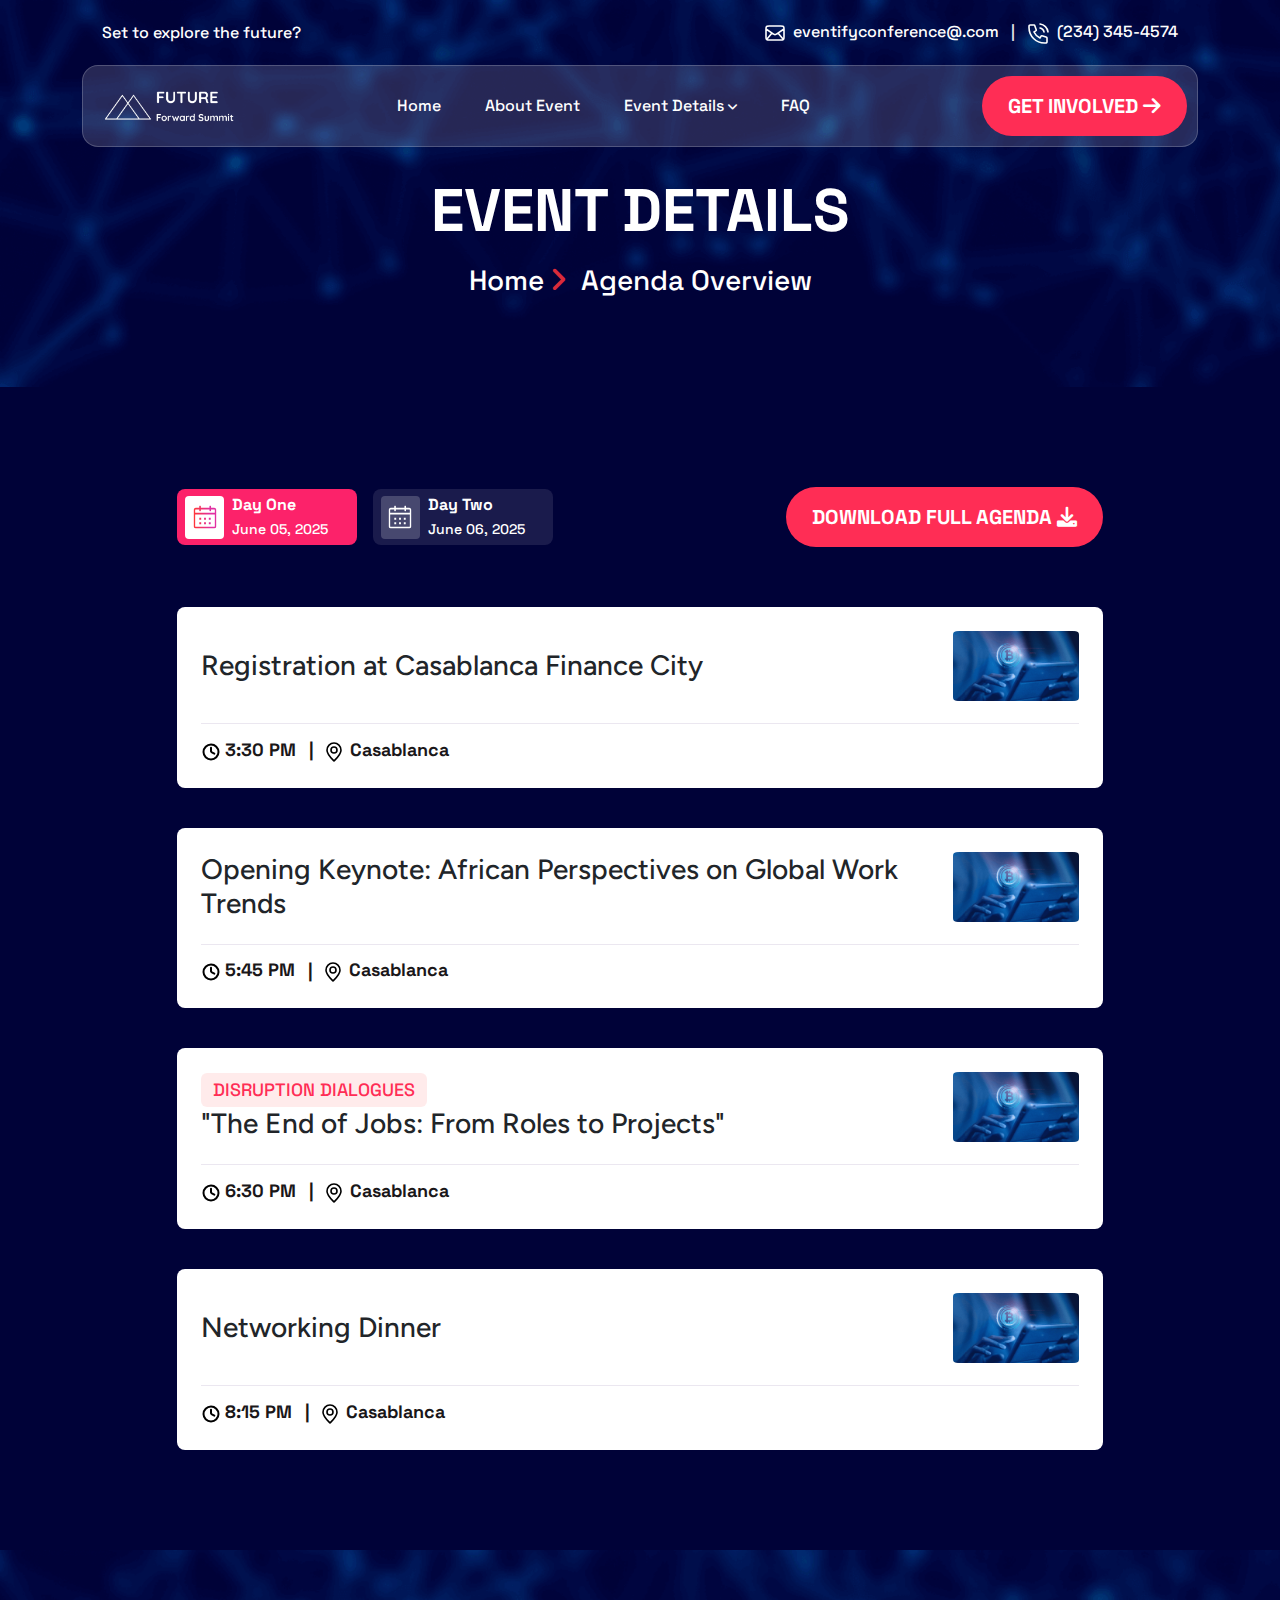
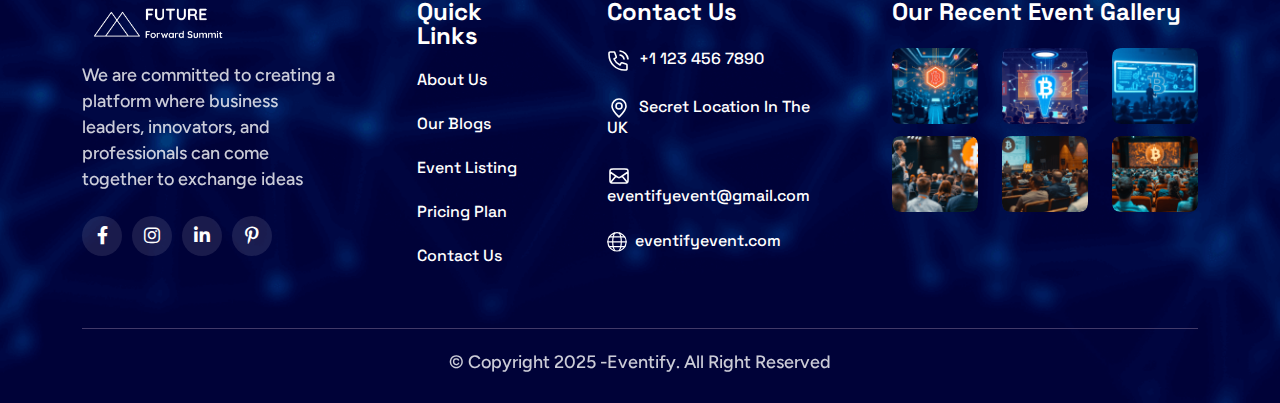
<file: event-schedule.html>
<!DOCTYPE html>
<html lang="en">

<head>
	<meta charset="UTF-8" />
	<meta name="viewport" content="width=device-width, initial-scale=1.0" />
	<title>FUTURE FORWARD SUMMIT</title>

	<!--=====FAB ICON=======-->
	<link rel="shortcut icon" href="assets/img/logo/logo-1.png" />

	<!--===== CSS LINK =======-->
	<link rel="stylesheet" href="assets/css/vendor/bootstrap.min.css" />
	<link rel="stylesheet" href="assets/css/vendor/aos.css" />
	<link rel="stylesheet" href="assets/css/vendor/fontawesome.css" />
	<link rel="stylesheet" href="assets/css/vendor/magnific-popup.css" />
	<link rel="stylesheet" href="assets/css/vendor/mobile.css" />
	<link rel="stylesheet" href="assets/css/vendor/owlcarousel.min.css" />
	<link rel="stylesheet" href="assets/css/vendor/sidebar.css" />
	<link rel="stylesheet" href="assets/css/vendor/slick-slider.css" />
	<link rel="stylesheet" href="assets/css/vendor/nice-select.css" />
	<link rel="stylesheet" href="assets/css/vendor/odometer.css" />
	<link rel="stylesheet" href="assets/css/main.css" />

	<!--=====  JS SCRIPT LINK =======-->
	<script src="assets/js/vendor/jquery-3.7.1.min.js"></script>
</head>

<body class="homepage8-body">
	<!--===== PRELOADER STARTS =======-->
	<div class="preloader">
		<div class="loading-container">
			<div class="loading"></div>
			<div id="loading-icon"><img src="assets/img/logo/logo-1.png" alt="" /></div>
		</div>
	</div>
	<!--===== PRELOADER ENDS =======-->

	<!--===== PAGE PROGRESS START=======-->
	<div class="paginacontainer">
		<div class="progress-wrap">
			<svg class="progress-circle svg-content" width="100%" height="100%" viewBox="-1 -1 102 102">
				<path d="M50,1 a49,49 0 0,1 0,98 a49,49 0 0,1 0,-98" />
			</svg>
		</div>
	</div>
	<!--===== PAGE PROGRESS END=======-->

	<!--=====HEADER START=======-->
	<header>
		<div class="header-area homepage8 header header-sticky d-none d-lg-block" id="header">
			<div class="container">
				<div class="row">
					<div class="col-lg-12">
						<div class="menu-top-area">
							<div class="top-menu-area">
								<p>Set to explore the future?</p>
								<ul>
									<li>
										<a href="mailto:eventifyconference@.com"><img src="assets/img/icons/mail1.svg"
												alt="" />eventifyconference@.com <span> | </span></a>
									</li>
									<li>
										<a href="tel:(234)345-4574"><img src="assets/img/icons/phn1.svg" alt="" />(234)
											345-4574</a>
									</li>
								</ul>
							</div>
						</div>
						<div class="header-elements">
							<div class="site-logo">
								<a href="index.html"><img src="assets/img/logo/logo-2.png" alt="" /></a>
							</div>
							<div class="main-menu">
								<ul>
									<li>
										<a href="index.html">Home </a>
									</li>
									<li><a href="about.html">About Event</a></li>
									<li>
										<a href="#">Event Details <i class="fa-solid fa-angle-down"></i></a>
										<ul class="dropdown-padding">
											<li><a href="event-schedule.html">Agenda Overview</a></li>
										</ul>
									</li>
									<li>
										<a href="#">FAQ </a>
									</li>
								</ul>
							</div>
							<div class="btn-area">
								<div class="btn-area1">
									<a class="vl-btn8" href="#">
										<span class="demo">Get Involved <i class="fa-solid fa-arrow-right"></i></span>
									</a>
								</div>
							</div>
							<div class="body-overlay"></div>
						</div>
					</div>
				</div>
			</div>
		</div>
	</header>
	<!--=====HEADER END =======-->

	<!--===== MOBILE HEADER STARTS =======-->
	<div class="mobile-header mobile-haeder8 d-block d-lg-none">
		<div class="container-fluid">
			<div class="col-12">
				<div class="mobile-header-elements">
					<div class="mobile-logo">
						<a href="index.html"><img src="assets/img/logo/logo-2.png" alt="" /></a>
					</div>
					<div class="mobile-nav-icon dots-menu">
						<i class="fa-solid fa-bars-staggered"></i>
					</div>
				</div>
			</div>
		</div>
	</div>

	<div class="mobile-sidebar mobile-sidebar8">
		<div class="logosicon-area">
			<div class="logos">
				<img src="assets/img/logo/logo-8.png" alt="" />
			</div>
			<div class="menu-close">
				<i class="fa-solid fa-xmark"></i>
			</div>
		</div>
		<div class="mobile-nav mobile-nav1">
			<ul class="mobile-nav-list nav-list1">
				<li>
					<a href="index.html">Home </a>
				</li>
				<li><a href="about.html">About Event</a></li>
				<li>
					<a href="event-schedule.html">Event Details </a>
					<ul class="sub-menu">
						<li><a href="event-schedule.html">Agenda Overview</a></li>
					</ul>
				</li>
				<li>
					<a href="#">FAQ </a>
				</li>
			</ul>
		</div>
	</div>
	<!--===== MOBILE HEADER STARTS =======-->

	<!--===== HERO AREA STARTS =======-->
	<div class="inner-page-header" style="background-image: url(assets/img/bg/header-bg8.png)">
		<div class="container">
			<div class="row">
				<div class="col-lg-6 m-auto">
					<div class="heading1 text-center mt-3">
						<h1>Event Details</h1>
						<div class="space20"></div>
						<a href="index.html">Home <i class="fa-solid fa-angle-right" style="color: #D92B3A;;"></i>
							<span>Agenda Overview</span></a>
					</div>
				</div>
			</div>
		</div>
	</div>
	<!--===== HERO AREA ENDS =======-->

	<!--===== EVENT AREA STARTS =======-->
	<div class="event8-section-area sp1"
		style="background-color: #000238;">
		<div class="container">
			<div class="row">
				<div class="col-lg-10 m-auto">
					<div class="event8-header space-margin60">
						<div class="tabs-button">
							<ul class="nav nav-pills" id="pills-tab" role="tablist">
								<li class="nav-item" role="presentation">
									<button class="nav-link active" id="pills-home-tab" data-bs-toggle="pill"
										data-bs-target="#pills-home" type="button" role="tab" aria-controls="pills-home"
										aria-selected="true">
										<span class="calender"><img src="assets/img/icons/calender2.svg"
												alt="" /></span>
										<span class="pl-8">
											<span class="day">Day One</span>
											<span class="date">June 05, 2025</span>
										</span>
									</button>
								</li>
								<li class="nav-item" role="presentation">
									<button class="nav-link" id="pills-profile-tab" data-bs-toggle="pill"
										data-bs-target="#pills-profile" type="button" role="tab"
										aria-controls="pills-profile" aria-selected="false">
										<span class="calender"><img src="assets/img/icons/calender2.svg"
												alt="" /></span>
										<span class="pl-8">
											<span class="day">Day Two</span>
											<span class="date">June 06, 2025</span>
										</span>
									</button>
								</li>
							</ul>
						</div>
						<div class="btn-area">
							<div class="btn-area1">
								<a class="vl-btn8" href="#">
									<span class="demo">Download Full Agenda <i class="fa-solid fa-download"></i></span>
								</a>
							</div>
						</div>
					</div>
				</div>
			</div>
			<div class="row">
				<div class="col-lg-12" data-aos="fade-up" data-aos-duration="1000">
					<div class="tab-content" id="pills-tabContent">
						<div class="tab-pane fade show active" id="pills-home" role="tabpanel"
							aria-labelledby="pills-home-tab" tabindex="0">
							<div class="event-widget-area">
								<div class="row">
									<div class="col-lg-10 m-auto">
										<div class="event2-boxarea box1 p-4">
											<div class="row align-items-center">
												<div class="col-lg-10">
													<div class="content-area">
														<h3>Registration at Casablanca Finance City</h3>
													</div>
												</div>
												<div class="col-lg-2">
													<div class="img1">
														<img src="assets/img/all-images/event/event-img22.png" style="height: 70px; width: 150px;" alt="" />
													</div>
												</div>
												<div class="space22"></div>
												<div class="col-lg-12">
													<div class="list">
														<ul>
															<li>
																<a href="#"><img src="assets/img/icons/clock1.svg"
																		alt="" />3:30 PM  <span> | </span></a>
															</li>
															<li>
																<a href="#"><img src="assets/img/icons/location1.svg"
																		alt="" />Casablanca </a>
															</li>
														</ul>
													</div>
												</div>
											</div>
										</div>
									</div>
								</div>
								<div class="space40"></div>
								<div class="row">
									<div class="col-lg-10 m-auto">
										<div class="event2-boxarea box1 p-4">
											<div class="row align-items-center">
												<div class="col-lg-10">
													<div class="content-area">
														<h3>Opening Keynote: African Perspectives on Global Work Trends</h3>
													</div>
												</div>
												<div class="col-lg-2">
													<div class="img1">
														<img src="assets/img/all-images/event/event-img22.png" style="height: 70px; width: 150px;" alt="" />
													</div>
												</div>
												<div class="space22"></div>
												<div class="col-lg-12">
													<div class="list">
														<ul>
															<li>
																<a href="#"><img src="assets/img/icons/clock1.svg"
																		alt="" />5:45 PM   <span> | </span></a>
															</li>
															<li>
																<a href="#"><img src="assets/img/icons/location1.svg"
																		alt="" />Casablanca </a>
															</li>
														</ul>
													</div>
												</div>
											</div>
										</div>
									</div>
								</div>
								<div class="space40"></div>
								<div class="row">
									<div class="col-lg-10 m-auto">
										<div class="event2-boxarea box1 p-4">
											<div class="row align-items-center">
												<div class="col-lg-10">
													<div class="content-area">
														<h5>Disruption Dialogues</h5>
														<h3>"The End of Jobs: From Roles to Projects"</h3>
													</div>
												</div>
												<div class="col-lg-2">
													<div class="img1">
														<img src="assets/img/all-images/event/event-img22.png" style="height: 70px; width: 150px;" alt="" />
													</div>
												</div>
												<div class="space22"></div>
												<div class="col-lg-12">
													<div class="list">
														<ul>
															<li>
																<a href="#"><img src="assets/img/icons/clock1.svg"
																		alt="" />6:30 PM  <span> | </span></a>
															</li>
															<li>
																<a href="#"><img src="assets/img/icons/location1.svg"
																		alt="" />Casablanca </a>
															</li>
														</ul>
													</div>
												</div>
											</div>
										</div>
									</div>
								</div>
								<div class="space40"></div>
								<div class="row">
									<div class="col-lg-10 m-auto">
										<div class="event2-boxarea box1 p-4">
											<div class="row align-items-center">
												<div class="col-lg-10">
													<div class="content-area">
														<h3>Networking Dinner</h3>
													</div>
												</div>
												<div class="col-lg-2">
													<div class="img1">
														<img src="assets/img/all-images/event/event-img22.png" style="height: 70px; width: 150px;" alt="" />
													</div>
												</div>
												<div class="space22"></div>
												<div class="col-lg-12">
													<div class="list">
														<ul>
															<li>
																<a href="#"><img src="assets/img/icons/clock1.svg"
																		alt="" />8:15 PM   <span> | </span></a>
															</li>
															<li>
																<a href="#"><img src="assets/img/icons/location1.svg"
																		alt="" />Casablanca </a>
															</li>
														</ul>
													</div>
												</div>
											</div>
										</div>
									</div>
								</div>
							</div>
						</div>
						<div class="tab-pane fade" id="pills-profile" role="tabpanel"
							aria-labelledby="pills-profile-tab" tabindex="0">
							<div class="event-widget-area">
								<div class="row">
									<div class="col-lg-10 m-auto">
										<div class="event2-boxarea box1 p-4">
											<div class="row align-items-center">
												<div class="col-lg-10">
													<div class="content-area">
														<h3>Registration at Casablanca Finance City</h3>
													</div>
												</div>
												<div class="col-lg-2">
													<div class="img1">
														<img src="assets/img/all-images/event/event-img22.png" style="height: 70px; width: 150px;" alt="" />
													</div>
												</div>
												<div class="space22"></div>
												<div class="col-lg-12">
													<div class="list">
														<ul>
															<li>
																<a href="#"><img src="assets/img/icons/clock1.svg"
																		alt="" />3:30 PM  <span> | </span></a>
															</li>
															<li>
																<a href="#"><img src="assets/img/icons/location1.svg"
																		alt="" />Casablanca </a>
															</li>
														</ul>
													</div>
												</div>
											</div>
										</div>
									</div>
								</div>
								<div class="space40"></div>
								<div class="row">
									<div class="col-lg-10 m-auto">
										<div class="event2-boxarea box1 p-4">
											<div class="row align-items-center">
												<div class="col-lg-10">
													<div class="content-area">
														<h3>Registration at Casablanca Finance City</h3>
													</div>
												</div>
												<div class="col-lg-2">
													<div class="img1">
														<img src="assets/img/all-images/event/event-img22.png" style="height: 70px; width: 150px;" alt="" />
													</div>
												</div>
												<div class="space22"></div>
												<div class="col-lg-12">
													<div class="list">
														<ul>
															<li>
																<a href="#"><img src="assets/img/icons/clock1.svg"
																		alt="" />3:30 PM  <span> | </span></a>
															</li>
															<li>
																<a href="#"><img src="assets/img/icons/location1.svg"
																		alt="" />Casablanca </a>
															</li>
														</ul>
													</div>
												</div>
											</div>
										</div>
									</div>
								</div>
								<div class="space40"></div>
								<div class="row">
									<div class="col-lg-10 m-auto">
										<div class="event2-boxarea box1 p-4">
											<div class="row align-items-center">
												<div class="col-lg-10">
													<div class="content-area">
														<h3>Registration at Casablanca Finance City</h3>
													</div>
												</div>
												<div class="col-lg-2">
													<div class="img1">
														<img src="assets/img/all-images/event/event-img22.png" style="height: 70px; width: 150px;" alt="" />
													</div>
												</div>
												<div class="space22"></div>
												<div class="col-lg-12">
													<div class="list">
														<ul>
															<li>
																<a href="#"><img src="assets/img/icons/clock1.svg"
																		alt="" />3:30 PM  <span> | </span></a>
															</li>
															<li>
																<a href="#"><img src="assets/img/icons/location1.svg"
																		alt="" />Casablanca </a>
															</li>
														</ul>
													</div>
												</div>
											</div>
										</div>
									</div>
								</div>
								<div class="space40"></div>
								<div class="row">
									<div class="col-lg-10 m-auto">
										<div class="event2-boxarea box1 p-4">
											<div class="row align-items-center">
												<div class="col-lg-10">
													<div class="content-area">
														<h3>Registration at Casablanca Finance City</h3>
													</div>
												</div>
												<div class="col-lg-2">
													<div class="img1">
														<img src="assets/img/all-images/event/event-img22.png" style="height: 70px; width: 150px;" alt="" />
													</div>
												</div>
												<div class="space22"></div>
												<div class="col-lg-12">
													<div class="list">
														<ul>
															<li>
																<a href="#"><img src="assets/img/icons/clock1.svg"
																		alt="" />3:30 PM  <span> | </span></a>
															</li>
															<li>
																<a href="#"><img src="assets/img/icons/location1.svg"
																		alt="" />Casablanca </a>
															</li>
														</ul>
													</div>
												</div>
											</div>
										</div>
									</div>
								</div>
							</div>
						</div>
					</div>
				</div>
			</div>
		</div>
	</div>
	<!--===== EVENT AREA ENDS =======-->


	<!--===== FOOTER AREA STARTS =======-->
	<div class="footer8-sertion-area"
		style="background-image: url(assets/img/bg/header-bg8.png); background-position: center; background-size: cover; background-repeat: no-repeat">
		<div class="container">
			<div class="row">
				<div class="col-lg-3 col-md-6">
					<div class="footer-logo-area">
						<img src="assets/img/logo/logo-2.png" alt="" />
						<div class="space16"></div>
						<p>We are committed to creating a platform where business leaders, innovators, and professionals
							can come together to exchange ideas</p>
						<div class="space24"></div>
						<ul>
							<li>
								<a href="#"><i class="fa-brands fa-facebook-f"></i></a>
							</li>
							<li>
								<a href="#"><i class="fa-brands fa-instagram"></i></a>
							</li>
							<li>
								<a href="#"><i class="fa-brands fa-linkedin-in"></i></a>
							</li>
							<li>
								<a href="#" class="m-0"><i class="fa-brands fa-pinterest-p"></i></a>
							</li>
						</ul>
					</div>
				</div>
				<div class="col-lg-2 col-md-6">
					<div class="link-content">
						<h3>Quick Links</h3>
						<ul>
							<li><a href="about.html">About Us</a></li>
							<li><a href="blog.html">Our Blogs</a></li>
							<li><a href="event.html">Event Listing</a></li>
							<li><a href="pricing-plan.html">Pricing Plan</a></li>
							<li><a href="contact.html">Contact Us</a></li>
						</ul>
					</div>
				</div>

				<div class="col-lg-3 col-md-6">
					<div class="link-content2">
						<h3>Contact Us</h3>
						<ul>
							<li>
								<a href="tel:+11234567890"><img src="assets/img/icons/phn1.svg" alt="" />+1 123 456
									7890</a>
							</li>
							<li>
								<a href="#"><img src="assets/img/icons/location1.svg" alt="" />Secret Location In The
									UK</a>
							</li>
							<li>
								<a href="mailto:eventifyevent@gmail.com"><img src="assets/img/icons/mail1.svg"
										alt="" />eventifyevent@gmail.com</a>
							</li>
							<li>
								<a href="#"> <img src="assets/img/icons/world1.svg" alt="" />eventifyevent.com</a>
							</li>
						</ul>
					</div>
				</div>
				<div class="col-lg-4 col-md-6">
					<div class="footer-social-box">
						<h3>Our Recent Event Gallery</h3>
						<div class="space12"></div>
						<div class="row">
							<div class="col-lg-4 col-md-4 col-4">
								<div class="img1">
									<img src="assets/img/all-images/footer/footer-img7.png" alt="" />
									<div class="icons">
										<a href="#"><i class="fa-brands fa-instagram"></i></a>
									</div>
								</div>
							</div>
							<div class="col-lg-4 col-md-4 col-4">
								<div class="img1">
									<img src="assets/img/all-images/footer/footer-img8.png" alt="" />
									<div class="icons">
										<a href="#"><i class="fa-brands fa-instagram"></i></a>
									</div>
								</div>
							</div>
							<div class="col-lg-4 col-md-4 col-4">
								<div class="img1">
									<img src="assets/img/all-images/footer/footer-img9.png" alt="" />
									<div class="icons">
										<a href="#"><i class="fa-brands fa-instagram"></i></a>
									</div>
								</div>
							</div>
							<div class="col-lg-4 col-md-4 col-4">
								<div class="img1">
									<img src="assets/img/all-images/footer/footer-img10.png" alt="" />
									<div class="icons">
										<a href="#"><i class="fa-brands fa-instagram"></i></a>
									</div>
								</div>
							</div>
							<div class="col-lg-4 col-md-4 col-4">
								<div class="img1">
									<img src="assets/img/all-images/footer/footer-img11.png" alt="" />
									<div class="icons">
										<a href="#"><i class="fa-brands fa-instagram"></i></a>
									</div>
								</div>
							</div>
							<div class="col-lg-4 col-md-4 col-4">
								<div class="img1">
									<img src="assets/img/all-images/footer/footer-img12.png" alt="" />
									<div class="icons">
										<a href="#"><i class="fa-brands fa-instagram"></i></a>
									</div>
								</div>
							</div>
						</div>
					</div>
				</div>
			</div>
			<div class="space60"></div>
			<div class="row">
				<div class="col-lg-12">
					<div class="copyright">
						<p>&copy; Copyright 2025 -Eventify. All Right Reserved</p>
					</div>
				</div>
			</div>
		</div>
	</div>
	<!--===== FOOTER AREA ENDS =======-->

	<!--===== JS SCRIPT LINK =======-->
	<script src="assets/js/vendor/bootstrap.min.js"></script>
	<script src="assets/js/vendor/fontawesome.js"></script>
	<script src="assets/js/vendor/aos.js"></script>
	<script src="assets/js/vendor/jquery.appear.js"></script>
	<script src="assets/js/vendor/jquery.odometer.min.js"></script>
	<script src="assets/js/vendor/sidebar.js"></script>
	<script src="assets/js/vendor/magnific-popup.js"></script>
	<script src="assets/js/vendor/gsap.min.js"></script>
	<script src="assets/js/vendor/ScrollTrigger.min.js"></script>
	<script src="assets/js/vendor/Splitetext.js"></script>
	<script src="assets/js/vendor/mobilemenu.js"></script>
	<script src="assets/js/vendor/owlcarousel.min.js"></script>
	<script src="assets/js/vendor/nice-select.js"></script>
	<script src="assets/js/vendor/waypoints.js"></script>
	<script src="assets/js/vendor/slick-slider.js"></script>
	<script src="assets/js/vendor/circle-progress.js"></script>
	<script src="assets/js/main.js"></script>
</body>

</html>
</file>
<file: assets/css/vendor/mobile.css>
/*

Plugin Name: Multi Drop Down Mobile menu
version: 1.0
Author: Abdul Rabby
Desc: 



*/




/*Base css*/

*{
    margin: 0;
    padding: 0;
}
body{
    font-size: 16px;
    font-family: "Figtree", sans-serif;
}

a, a:hover{
    outline: none;
    text-decoration: none;
}

ul, li{
    list-style: none;
}




/*Menu Css*/

.mobile-logo a{
    font-size: 20px;
    font-weight: 500;
    color: #161616;
    text-decoration: none;
}


.mobile-header {
    position: absolute;
    top: 0;
    left: 0;
    width: 100%;
    padding: 17px 0;
    z-index: 9;
    
}

.mobile-header-elements {
    display: flex;
    align-items: center;
    justify-content: space-between;
}

.mobile-nav-icon {
    font-size: 23px;
    border: 1px solid;
    width: 40px;
    height: 40px;
    display: flex;
    align-items: center;
    justify-content: center;
    border-radius: 4px;
    color: #161616;
}



.mobile-sidebar {
    position: fixed;
    height: 100%;
    width: 100%;
    background:#F6F6EC;
    z-index: 99;
    padding: 40px 30px;
    left: -100%;
    top: 0;
    visibility: hidden;
    opacity: 0;
    transition: all .3s;
    
    
}

.mobile-sidebar .contact-icon{
    background: #161616;
}


.mobile-sidebar.mobile-menu-active{
    left: 0;
    visibility: visible;
    opacity: 1;
    transition: all .3s;
    overflow-y:scroll ;
}

.menu-close {
    position: absolute;
    right: 20px;
    top: 20px;
    font-size: 25px;
    color: #161616;
    cursor: pointer;
}

.mobile-nav li a {
    font-size: 18px;
    line-height: 24px;
    color: #161616;
    padding: 10px 0;
    display: block;
    font-family: "Figtree", sans-serif;
    font-weight: 500 !important;
}


ul.mobile-nav-list {
    margin-top: 30px;
}


li.has-children {
    position: relative;
    z-index: 2;
}

span.mobile-nav-menu-icon {
    position: absolute;
    right: 0;
    top: 0;
    height: 50px;
    width: 50px;
    text-align: center;
    line-height: 50px;
    color: #161616;
}

ul.mobile-menu-sub {
    display: none;
    position: relative;
    left: 0;
    padding-left: 10px;
    transition: all .3s;
}

ul.mobile-menu-sub.sub-menu-active{
    display: block;
    position: relative;
    transition: all .3s;
}



.mobile-nav li {
    position: relative;
    z-index: 2;
}

span.submenu-button {
    position: absolute;
    width: 100%;
    height: 44px;
    top: 0;
    left: 0;
    z-index: 3;
    transition: all .3s;
}

span.submenu-button:after, span.submenu-button:before {
    position: absolute;
    content: "";
    height: 20px;
    width: 2px;
    background: #161616;
    top: 12px;
    right: 9px;
    transition: all .3s;
}

span.submenu-button:before {
    height: 2px;
    width: 20px;
    right: 0px;
    top: 22px;
}

span.submenu-button.submenu-opened:after {
    visibility: hidden;
    opacity: 0;
}

.sub-menu{
    display: none;
    padding-left: 15px;
}


span.multi-drop-icon {
    position: absolute;
    right: 10px;
    width: 20px;
    height: 100%;
    top: 0;
    text-align: center;
    display: flex;
    align-items: center;
    justify-content: flex-end;
}


ul.mobile-nav-list {
    max-height: 500px;
    overflow-y: scroll;
}
</file>
<file: assets/css/vendor/nice-select.css>
.nice-select {
    -webkit-tap-highlight-color: transparent;
    background-color: #fff;
    border-radius: 5px;
    border: solid 1px #e8e8e8;
    box-sizing: border-box;
    clear: both;
    cursor: pointer;
    display: block;
    float: left;
    font-family: inherit;
    font-size: 14px;
    font-weight: normal;
    height: 42px;
    line-height: 40px;
    outline: none;
    padding-left: 18px;
    padding-right: 30px;
    position: relative;
    text-align: left !important;
    -webkit-transition: all 0.2s ease-in-out;
    transition: all 0.2s ease-in-out;
    -webkit-user-select: none;
       -moz-user-select: none;
        -ms-user-select: none;
            user-select: none;
    white-space: nowrap;
    width: auto; }
    .nice-select:hover {
      border-color: #dbdbdb; }
    .nice-select:active, .nice-select.open, .nice-select:focus {
      border-color: #999; }
    .nice-select:after {
      border-bottom: 2px solid #999;
      border-right: 2px solid #999;
      content: '';
      display: block;
      height: 5px;
      margin-top: -4px;
      pointer-events: none;
      position: absolute;
      right: 12px;
      top: 50%;
      -webkit-transform-origin: 66% 66%;
          -ms-transform-origin: 66% 66%;
              transform-origin: 66% 66%;
      -webkit-transform: rotate(45deg);
          -ms-transform: rotate(45deg);
              transform: rotate(45deg);
      -webkit-transition: all 0.15s ease-in-out;
      transition: all 0.15s ease-in-out;
      width: 5px; }
    .nice-select.open:after {
      -webkit-transform: rotate(-135deg);
          -ms-transform: rotate(-135deg);
              transform: rotate(-135deg); }
    .nice-select.open .list {
      opacity: 1;
      pointer-events: auto;
      -webkit-transform: scale(1) translateY(0);
          -ms-transform: scale(1) translateY(0);
              transform: scale(1) translateY(0); }
    .nice-select.disabled {
      border-color: #ededed;
      color: #999;
      pointer-events: none; }
      .nice-select.disabled:after {
        border-color: #cccccc; }
    .nice-select.wide {
      width: 100%; }
      .nice-select.wide .list {
        left: 0 !important;
        right: 0 !important; }
    .nice-select.right {
      float: right; }
      .nice-select.right .list {
        left: auto;
        right: 0; }
    .nice-select.small {
      font-size: 12px;
      height: 36px;
      line-height: 34px; }
      .nice-select.small:after {
        height: 4px;
        width: 4px; }
      .nice-select.small .option {
        line-height: 34px;
        min-height: 34px; }
    .nice-select .list {
      background-color: #fff;
      border-radius: 5px;
      box-shadow: 0 0 0 1px rgba(68, 68, 68, 0.11);
      box-sizing: border-box;
      margin-top: 4px;
      opacity: 0;
      overflow: hidden;
      padding: 0;
      pointer-events: none;
      position: absolute;
      top: 100%;
      left: 0;
      -webkit-transform-origin: 50% 0;
          -ms-transform-origin: 50% 0;
              transform-origin: 50% 0;
      -webkit-transform: scale(0.75) translateY(-21px);
          -ms-transform: scale(0.75) translateY(-21px);
              transform: scale(0.75) translateY(-21px);
      -webkit-transition: all 0.2s cubic-bezier(0.5, 0, 0, 1.25), opacity 0.15s ease-out;
      transition: all 0.2s cubic-bezier(0.5, 0, 0, 1.25), opacity 0.15s ease-out;
      z-index: 9; }
      .nice-select .list:hover .option:not(:hover) {
        background-color: transparent !important; }
    .nice-select .option {
      cursor: pointer;
      font-weight: 400;
      line-height: 40px;
      list-style: none;
      min-height: 40px;
      outline: none;
      padding-left: 18px;
      padding-right: 29px;
      text-align: left;
      -webkit-transition: all 0.2s;
      transition: all 0.2s; }
      .nice-select .option:hover, .nice-select .option.focus, .nice-select .option.selected.focus {
        background-color: #f6f6f6; }
      .nice-select .option.selected {
        font-weight: bold; }
      .nice-select .option.disabled {
        background-color: transparent;
        color: #999;
        cursor: default; }
  
  .no-csspointerevents .nice-select .list {
    display: none; }
  
  .no-csspointerevents .nice-select.open .list {
    display: block; }
</file>
<file: assets/css/vendor/odometer.css>
.odometer.odometer-auto-theme, .odometer.odometer-theme-default {
  display: inline-block;
  vertical-align: middle;
  *vertical-align: auto;
  *zoom: 1;
  *display: inline;
  position: relative;
}
.odometer.odometer-auto-theme .odometer-digit, .odometer.odometer-theme-default .odometer-digit {
  display: inline-block;
  vertical-align: middle;
  *vertical-align: auto;
  *zoom: 1;
  *display: inline;
  position: relative;
}
.odometer.odometer-auto-theme .odometer-digit .odometer-digit-spacer, .odometer.odometer-theme-default .odometer-digit .odometer-digit-spacer {
  display: inline-block;
  vertical-align: middle;
  *vertical-align: auto;
  *zoom: 1;
  *display: inline;
  visibility: hidden;
}
.odometer.odometer-auto-theme .odometer-digit .odometer-digit-inner, .odometer.odometer-theme-default .odometer-digit .odometer-digit-inner {
  text-align: left;
  display: block;
  position: absolute;
  top: 0;
  left: 0;
  right: 0;
  bottom: 0;
  overflow: hidden;
}
.odometer.odometer-auto-theme .odometer-digit .odometer-ribbon, .odometer.odometer-theme-default .odometer-digit .odometer-ribbon {
  display: block;
}
.odometer.odometer-auto-theme .odometer-digit .odometer-ribbon-inner, .odometer.odometer-theme-default .odometer-digit .odometer-ribbon-inner {
  display: block;
  -webkit-backface-visibility: hidden;
  backface-visibility: hidden;
}
.odometer.odometer-auto-theme .odometer-digit .odometer-value, .odometer.odometer-theme-default .odometer-digit .odometer-value {
  display: block;
  -webkit-transform: translateZ(0);
  transform: translateZ(0);
}
.odometer.odometer-auto-theme .odometer-digit .odometer-value.odometer-last-value, .odometer.odometer-theme-default .odometer-digit .odometer-value.odometer-last-value {
  position: absolute;
}
.odometer.odometer-auto-theme.odometer-animating-up .odometer-ribbon-inner, .odometer.odometer-theme-default.odometer-animating-up .odometer-ribbon-inner {
  -webkit-transition: -webkit-transform 2s;
  -moz-transition: -moz-transform 2s;
  -ms-transition: -ms-transform 2s;
  -o-transition: -o-transform 2s;
  transition: transform 2s;
}
.odometer.odometer-auto-theme.odometer-animating-up.odometer-animating .odometer-ribbon-inner, .odometer.odometer-theme-default.odometer-animating-up.odometer-animating .odometer-ribbon-inner {
  -webkit-transform: translateY(-100%);
  -moz-transform: translateY(-100%);
  -ms-transform: translateY(-100%);
  -o-transform: translateY(-100%);
  transform: translateY(-100%);
}
.odometer.odometer-auto-theme.odometer-animating-down .odometer-ribbon-inner, .odometer.odometer-theme-default.odometer-animating-down .odometer-ribbon-inner {
  -webkit-transform: translateY(-100%);
  -moz-transform: translateY(-100%);
  -ms-transform: translateY(-100%);
  -o-transform: translateY(-100%);
  transform: translateY(-100%);
}
.odometer.odometer-auto-theme.odometer-animating-down.odometer-animating .odometer-ribbon-inner, .odometer.odometer-theme-default.odometer-animating-down.odometer-animating .odometer-ribbon-inner {
  -webkit-transition: -webkit-transform 2s;
  -moz-transition: -moz-transform 2s;
  -ms-transition: -ms-transform 2s;
  -o-transition: -o-transform 2s;
  transition: transform 2s;
  -webkit-transform: translateY(0);
  -moz-transform: translateY(0);
  -ms-transform: translateY(0);
  -o-transform: translateY(0);
  transform: translateY(0);
}
.odometer.odometer-auto-theme .odometer-value, .odometer.odometer-theme-default .odometer-value {
  text-align: center;
}
.odometer-formatting-mark {
  display: none;
}
</file>
<file: assets/css/vendor/owlcarousel.min.css>
blog/**
 * Owl Carousel v2.3.4
 * Copyright 2013-2018 David Deutsch
 * Licensed under: SEE LICENSE IN https://github.com/OwlCarousel2/OwlCarousel2/blob/master/LICENSE
 */
 .owl-carousel,.owl-carousel .owl-item{-webkit-tap-highlight-color:transparent;position:relative}.owl-carousel{display:none;width:100%;z-index:1}.owl-carousel .owl-stage{position:relative;-ms-touch-action:pan-Y;touch-action:manipulation;-moz-backface-visibility:hidden}.owl-carousel .owl-stage:after{content:".";display:block;clear:both;visibility:hidden;line-height:0;height:0}.owl-carousel .owl-stage-outer{position:relative;overflow:hidden;-webkit-transform:translate3d(0,0,0)}.owl-carousel .owl-item,.owl-carousel .owl-wrapper{-webkit-backface-visibility:hidden;-moz-backface-visibility:hidden;-ms-backface-visibility:hidden;-webkit-transform:translate3d(0,0,0);-moz-transform:translate3d(0,0,0);-ms-transform:translate3d(0,0,0)}.owl-carousel .owl-item{min-height:1px;float:left;-webkit-backface-visibility:hidden;-webkit-touch-callout:none}.owl-carousel .owl-item img{display:block;width:100%}.owl-carousel .owl-dots.disabled,.owl-carousel .owl-nav.disabled{display:none}.no-js .owl-carousel,.owl-carousel.owl-loaded{display:block}.owl-carousel .owl-dot,.owl-carousel .owl-nav .owl-next,.owl-carousel .owl-nav .owl-prev{cursor:pointer;-webkit-user-select:none;-khtml-user-select:none;-moz-user-select:none;-ms-user-select:none;user-select:none}.owl-carousel .owl-nav button.owl-next,.owl-carousel .owl-nav button.owl-prev,.owl-carousel button.owl-dot{background:0 0;color:inherit;border:none;padding:0!important;font:inherit}.owl-carousel.owl-loading{opacity:0;display:block}.owl-carousel.owl-hidden{opacity:0}.owl-carousel.owl-refresh .owl-item{visibility:hidden}.owl-carousel.owl-drag .owl-item{-ms-touch-action:pan-y;touch-action:pan-y;-webkit-user-select:none;-moz-user-select:none;-ms-user-select:none;user-select:none}.owl-carousel.owl-grab{cursor:move;cursor:grab}.owl-carousel.owl-rtl{direction:rtl}.owl-carousel.owl-rtl .owl-item{float:right}.owl-carousel .animated{animation-duration:1s;animation-fill-mode:both}.owl-carousel .owl-animated-in{z-index:0}.owl-carousel .owl-animated-out{z-index:1}.owl-carousel .fadeOut{animation-name:fadeOut}@keyframes fadeOut{0%{opacity:1}100%{opacity:0}}.owl-height{transition:height .5s ease-in-out}.owl-carousel .owl-item .owl-lazy{opacity:0;transition:opacity .4s ease}.owl-carousel .owl-item .owl-lazy:not([src]),.owl-carousel .owl-item .owl-lazy[src^=""]{max-height:0}.owl-carousel .owl-item img.owl-lazy{transform-style:preserve-3d}.owl-carousel .owl-video-wrapper{position:relative;height:100%;background:#000}.owl-carousel .owl-video-play-icon{position:absolute;height:80px;width:80px;left:50%;top:50%;margin-left:-40px;margin-top:-40px;background:url(owl.video.play.png) no-repeat;cursor:pointer;z-index:1;-webkit-backface-visibility:hidden;transition:transform .1s ease}.owl-carousel .owl-video-play-icon:hover{-ms-transform:scale(1.3,1.3);transform:scale(1.3,1.3)}.owl-carousel .owl-video-playing .owl-video-play-icon,.owl-carousel .owl-video-playing .owl-video-tn{display:none}.owl-carousel .owl-video-tn{opacity:0;height:100%;background-position:center center;background-repeat:no-repeat;background-size:contain;transition:opacity .4s ease}.owl-carousel .owl-video-frame{position:relative;z-index:1;height:100%;width:100%}
</file>
<file: assets/css/vendor/sidebar.css>
/*!
* metismenu https://github.com/onokumus/metismenu#readme
* A jQuery menu plugin
* @version 3.0.6
* @author Osman Nuri Okumus <onokumus@gmail.com> (https://github.com/onokumus)
* @license: MIT 
*/

.metismenu .arrow {
  float: right;
  line-height: 1.42857;
}

*[dir="rtl"] .metismenu .arrow {
  float: left;
}

/*
   * Require Bootstrap 3.x
   * https://github.com/twbs/bootstrap
  */

.metismenu .glyphicon.arrow:before {
  content: "\e079";
}

.metismenu .mm-active>a>.glyphicon.arrow:before {
  content: "\e114";
}

/*
   * Require Font-Awesome
   * http://fortawesome.github.io/Font-Awesome/
  */

.metismenu .fa.arrow:before {
  content: "\f104";
}

.metismenu .mm-active>a>.fa.arrow:before {
  content: "\f107";
}

/*
   * Require Ionicons
   * http://ionicons.com/
  */

.metismenu .ion.arrow:before {
  content: "\f3d2"
}

.metismenu .mm-active>a>.ion.arrow:before {
  content: "\f3d0";
}

.metismenu .plus-times {
  float: right;
}

*[dir="rtl"] .metismenu .plus-times {
  float: left;
}

.metismenu .fa.plus-times:before {
  content: "\f067";
}

.metismenu .mm-active>a>.fa.plus-times {
  transform: rotate(45deg);
}

.metismenu .plus-minus {
  float: right;
}

*[dir="rtl"] .metismenu .plus-minus {
  float: left;
}

.metismenu .fa.plus-minus:before {
  content: "\f067";
}

.metismenu .mm-active>a>.fa.plus-minus:before {
  content: "\f068";
}

.metismenu .mm-collapse:not(.mm-show) {
  display: none;
}

.metismenu .mm-collapsing {
  position: relative;
  height: 0;
  overflow: hidden;
  transition-timing-function: ease;
  transition-duration: .35s;
  transition-property: height, visibility;
}

.metismenu .has-arrow {
  position: relative;
}

.metismenu .has-arrow::after {
  position: absolute;
  content: '';
  width: .5em;
  height: .5em;
  border-width: 1px 0 0 1px;
  border-style: solid;
  border-color: currentColor;
  border-color: initial;
  right: 1em;
  transform: rotate(-45deg) translate(0, -50%);
  transform-origin: top;
  top: 50%;
  transition: all .3s ease-out;
}

*[dir="rtl"] .metismenu .has-arrow::after {
  right: auto;
  left: 1em;
  transform: rotate(135deg) translate(0, -50%);
}

.metismenu .mm-active>.has-arrow::after, .metismenu .has-arrow[aria-expanded="true"]::after {
  transform: rotate(-135deg) translate(0, -50%);
}

*[dir="rtl"] .metismenu .mm-active>.has-arrow::after, *[dir="rtl"] .metismenu .has-arrow[aria-expanded="true"]::after {
  transform: rotate(225deg) translate(0, -50%);
}

/* custom code */

.hamburger-menu {
  display: inline-block;
}

.hamburger-menu a {
  display: inline-block;
}

.body-overlay {
  background-color: #000000;
  height: 950px;
  width: 100%;
  position: fixed;
  top: 0;
  z-index: 1010;
  left: 0;
  opacity: 0;
  visibility: hidden;
  transition: all 0.3s linear 0s;
  transition: all 600ms ease;
  -webkit-transition: all 600ms ease;
  -moz-transition: all 600ms ease;
  -ms-transition: all 600ms ease;
  -o-transition: all 600ms ease;
}

.body-overlay.active {
  opacity: .5;
  visibility: visible;
}

.side-mobile-menu ul li a {
  padding: 13px 0;
  display: block;
  border-bottom: 1px solid rgba(0, 0, 0, 0.05);
  font-size: 14px;
  color: #000;
  font-weight: 600;
  text-transform: uppercase;
  position: relative;
}

.side-mobile-menu ul li a[aria-expanded="true"] {
  color: var(--color-primary);
}

.side-mobile-menu ul li a:hover {
  color: var(--color-primary);
  padding-left: 5px;
}

.side-mobile-menu ul li ul li:hover>a {
  color: var(--color-primary);
  padding-left: 20px;
}

.side-mobile-menu ul li ul li:hover>a::before {
  background: var(--color-primary);
  border-color: var(--color-primary) !important;
}

.slide-bar.style-2 .side-mobile-menu ul li a[aria-expanded="true"],
.slide-bar.style-2 .side-mobile-menu ul li a:hover,
.slide-bar.style-2 .side-mobile-menu ul li ul li:hover>a {
  color: #2962FF;
}
.slide-bar.style-2 .side-mobile-menu ul li ul li:hover>a::before {
  background: #2962FF;
  border-color: #2962FF !important;
}





.side-mobile-menu ul {
  list-style: none;
  margin: 0;
  padding: 0;
}


.slide-bar {
    position: fixed;
    overflow-y: auto;
    top: 0;
    right: -860px;
    right: -860px;
    max-width: 830px;
    padding: 50px 50px;
    height: 900px;
    display: block;
    background-color: var(--color-white);
    z-index: 1020;
transition-duration: 500ms;
background-color: #fff;
}


.side-mobile-menu {
    display: none;
}
.slide-bar.show {
  right: 0;
}

.side-mobile-menu ul li ul li {
  padding-left: 15px;
}

.side-mobile-menu ul li ul li a {
  position: relative;
  padding-left: 15px;
  text-transform: capitalize;
  font-size: 16px;
}

.side-mobile-menu ul li.dropdown>a::after {
  position: absolute;
  content: "";
  width: 8px;
  height: 8px;
  border-width: 0 2px 2px 0;
  border-style: solid;
  border-color: initial;
  right: 16px;
  top: 50%;
  -webkit-transform: rotate(-45deg) translateY(-50%);
  -webkit-transform-origin: top;
  transform-origin: top;
  transition: all 0.3s ease-out;
  transform: rotate(-45deg) translateY(-50%);
  -moz-transform: rotate(-45deg) translateY(-50%);
  -ms-transform: rotate(-45deg) translateY(-50%);
  -o-transform: rotate(-45deg) translateY(-50%);
}

.side-mobile-menu ul li.dropdown a[aria-expanded="true"]::after {
  -webkit-transform: rotate(-135deg) translateY(-50%);
  transform: rotate(45deg) translateY(-50%);
}

.side-mobile-menu ul li ul li a::before {
  content: "";
  width: 8px;
  height: 8px;
  position: absolute;
  left: 0;
  top: 50%;
  transform: translateY(-50%);
  border: 2px solid #101a23;
  border-radius: 50%;
}

.side-mobile-menu ul li ul li a {
  text-transform: capitalize;
  font-size: 15px;
}

.close-mobile-menu a {
  color: #fff;
  position: relative;
  z-index: 2;
  font-size: 16px;
  left: 0;
  display: block;
}


.close-mobile-menu {
  position: absolute;
  top: 0;
  right: 0;
  text-align: center;
  line-height: 40px;
  transition: .3s;
  -webkit-transition: .3s;
  -moz-transition: .3s;
  -ms-transition: .3s;
  -o-transition: .3s;
}

.slide-bar .tx-close {
    background: rgba(150,144,162,.08);
    width: 54px;
    height: 54px;
    border-width: 18px;
}
.slide-bar .tx-close::before, .slide-bar .tx-close::after {
    background-color: #000;
}


.header-mobile-search input {
  width: 100%;
  height: 50px;
  background-color: #fff;
  padding: 0 18px;
  padding-right: 40px;
  font-size: 14px;
  border: 1px solid #ececec;
  transition: .3s;
  -webkit-transition: .3s;
  -moz-transition: .3s;
  -ms-transition: .3s;
  -o-transition: .3s;
  border-radius: 3px;
}

.header-mobile-search input:focus {
  border-color: var(--color-primary);
}

.header-mobile-search {
  margin-bottom: 15px;
  position: relative;
  display: block;
}

.header-mobile-search button {
  position: absolute;
  width: 50px;
  height: 100%;
  right: 0;
  line-height: 100%;
  padding: 0;
  border: none;
  background-color: initial;
  background-image: none;
  color: #3a505f;
  top: 0;
  cursor: pointer;
}
</file>
